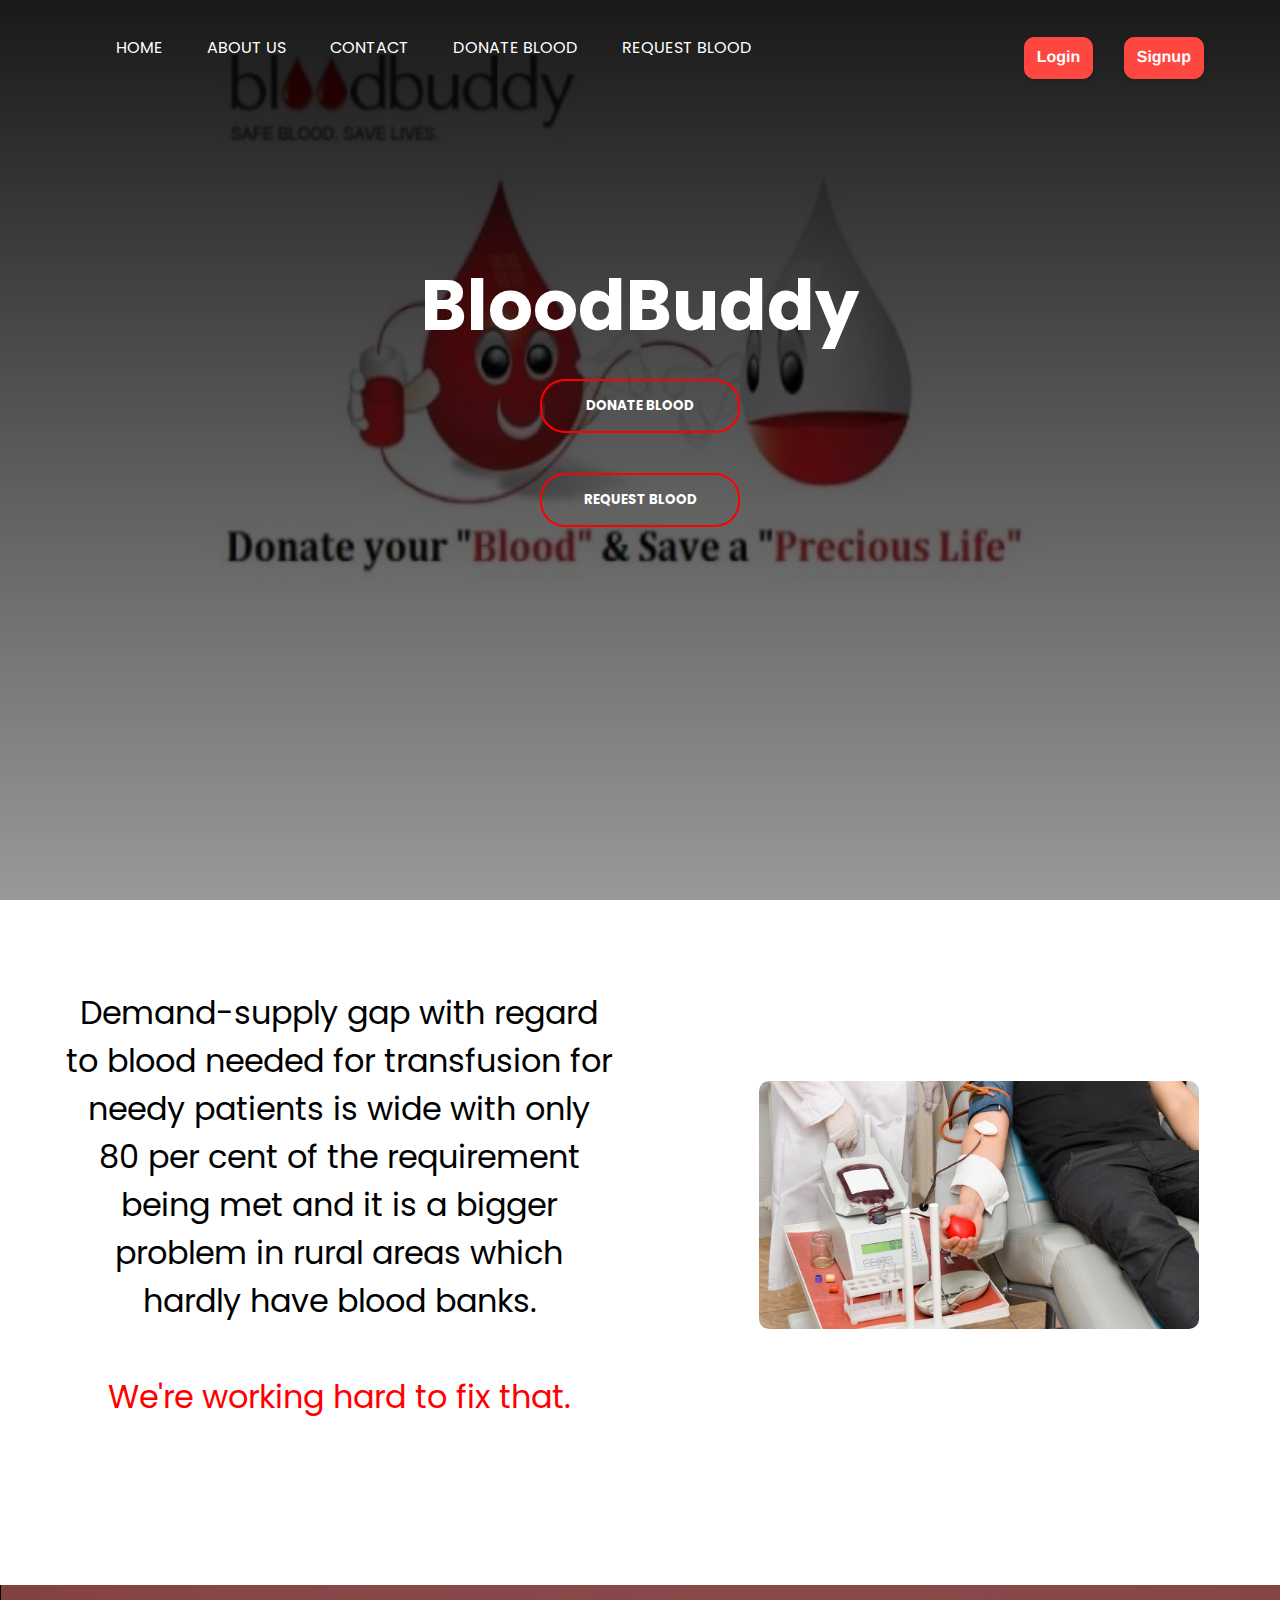
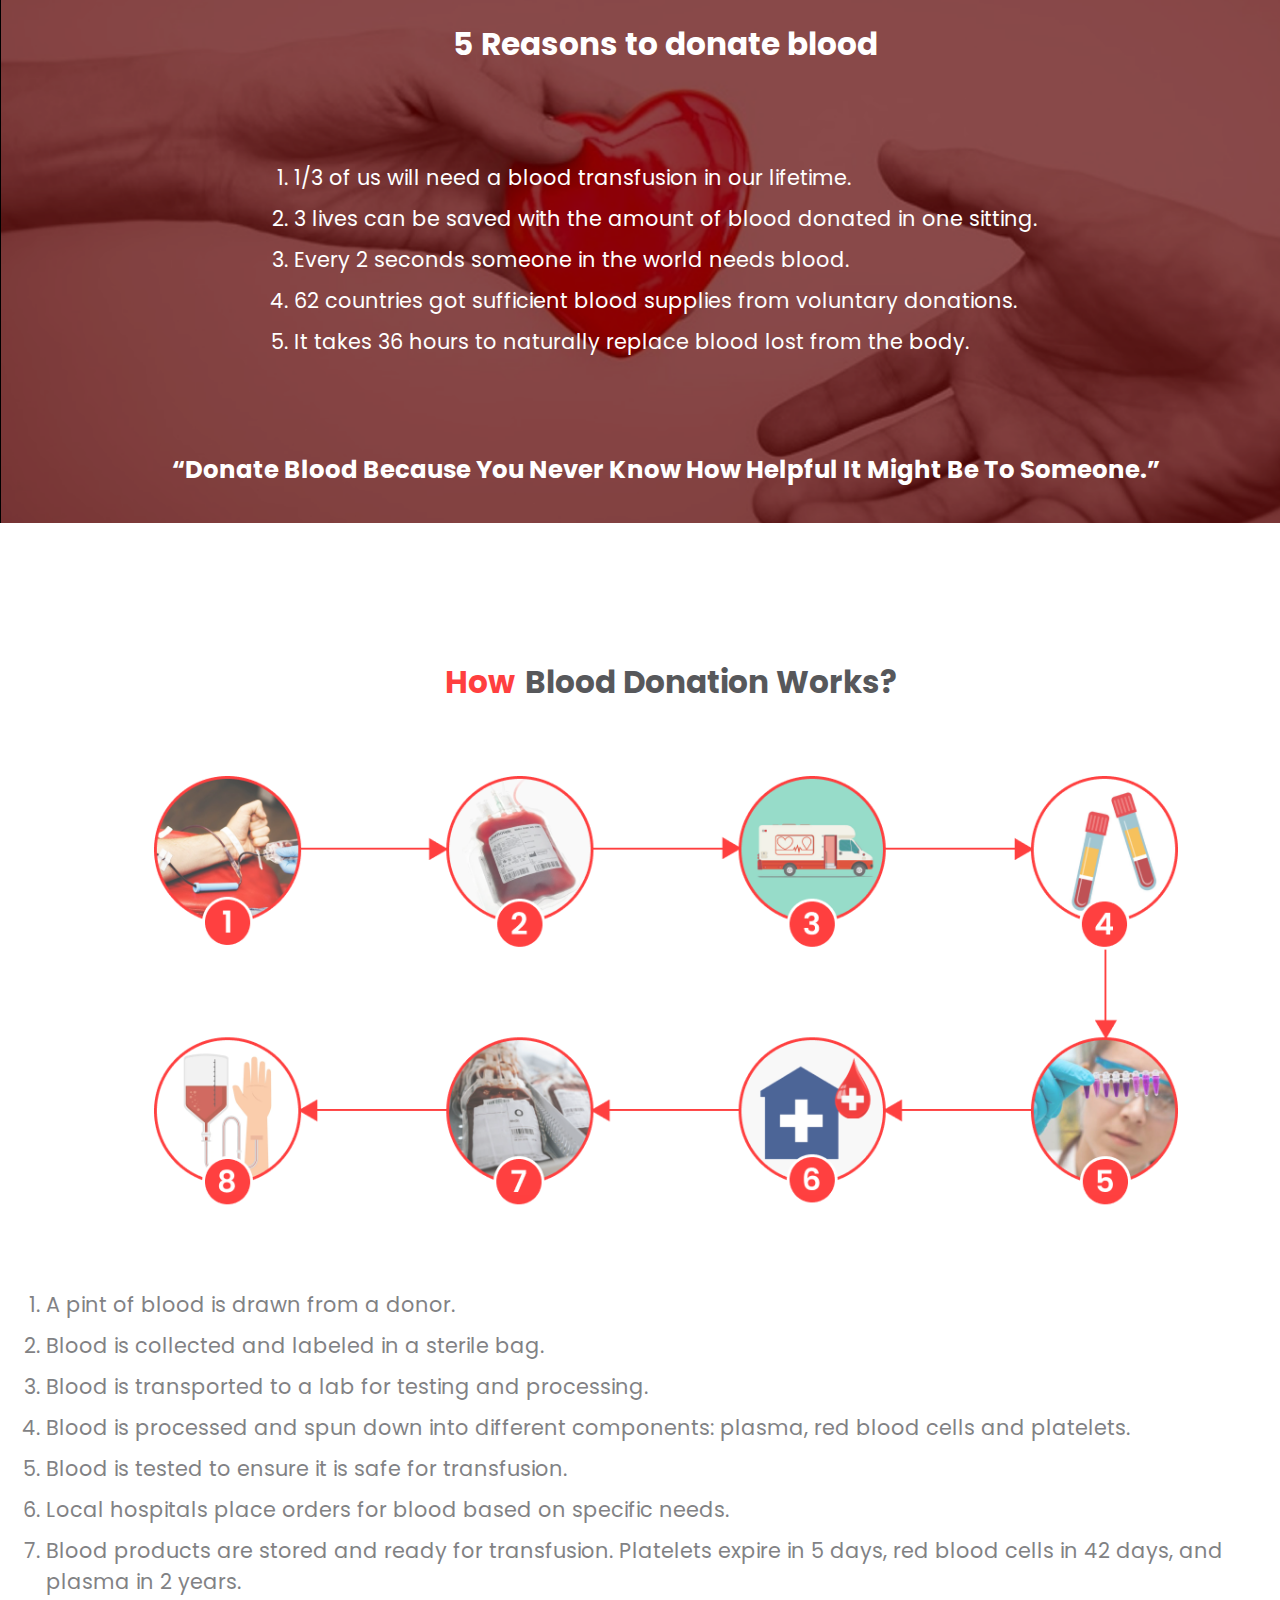
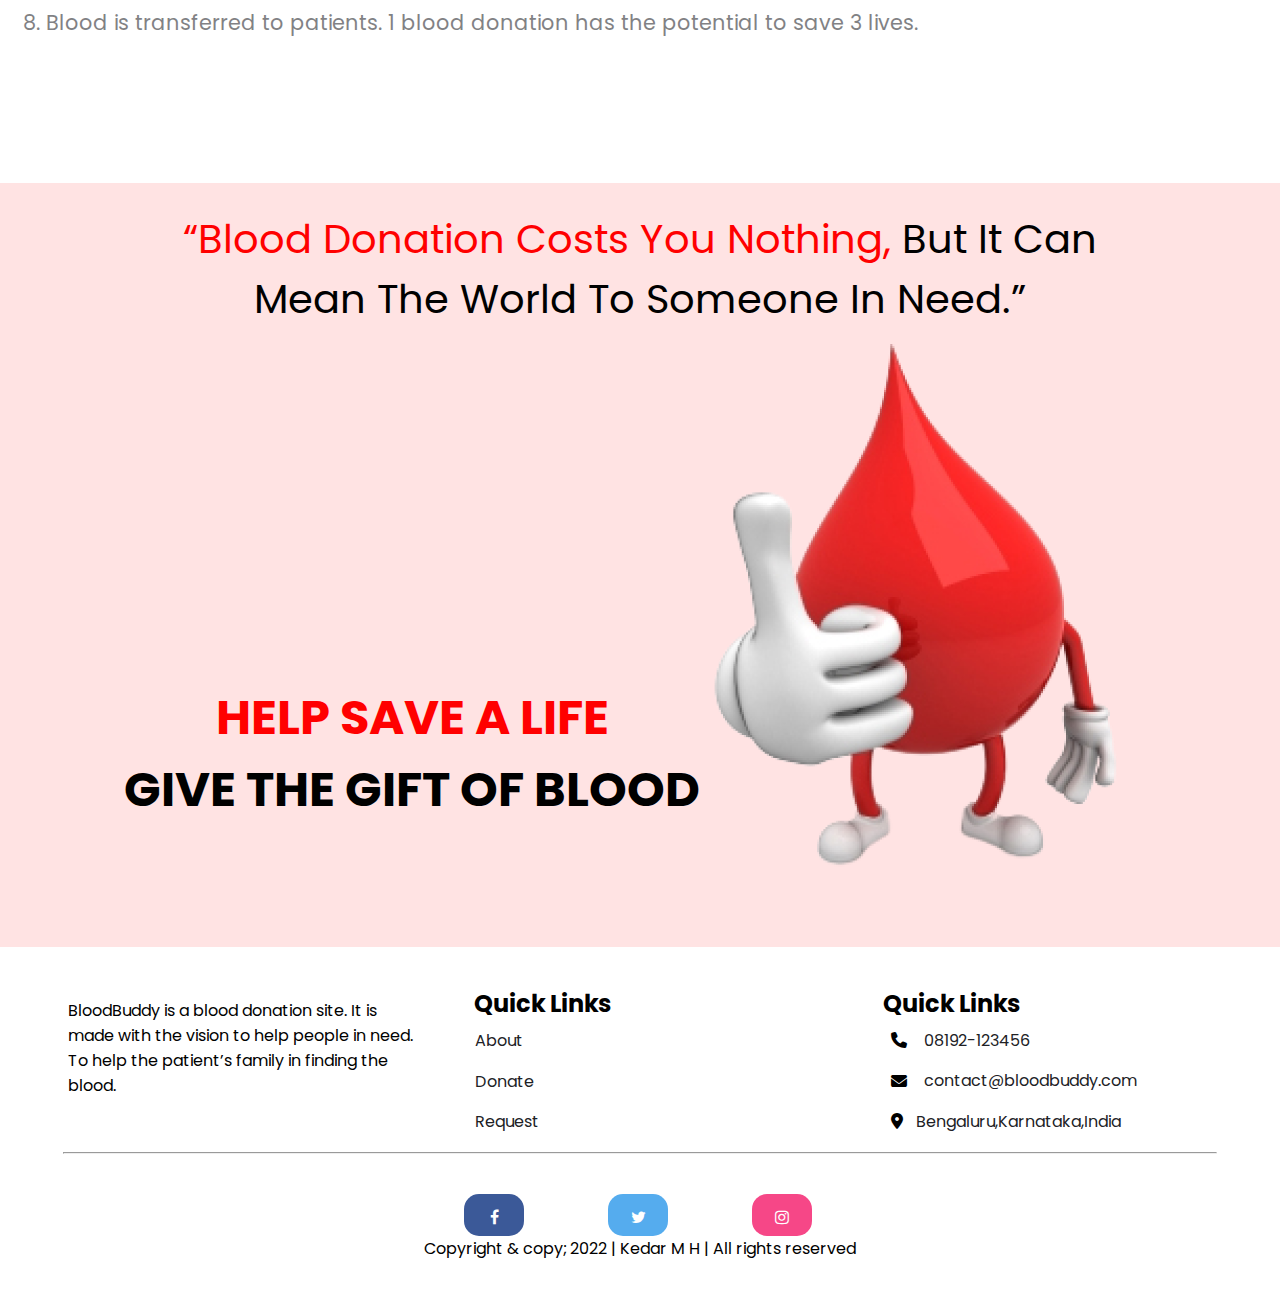
<file: index.html>
<!DOCTYPE html>
<html lang="en">
  <head>
    <meta charset="UTF-8" />
    <meta http-equiv="X-UA-Compatible" content="IE=edge" />
    <meta name="viewport" content="width=device-width, initial-scale=1.0" />
    <title>BloodBuddy</title>
    <link rel="stylesheet" href="./css/style.css" />
   

    <!-- Font Awesome CDN  -->
    <link
      rel="stylesheet"
      href="https://cdnjs.cloudflare.com/ajax/libs/font-awesome/6.2.0/css/all.min.css"
    />
    <link
      rel="stylesheet"
      href="https://cdnjs.cloudflare.com/ajax/libs/font-awesome/4.7.0/css/font-awesome.min.css"
    />
  </head>

  <body>
    <div class="banner">
      <div class="navbar">
        <ul>
          <li><a href="#">Home</a></li>
          <li><a href="html/about.html">About Us</a></li>
          <li><a href="html/contact.html">Contact</a></li>
          <li><a href="html/donate.html">Donate blood</a></li>
          <li><a href="html/request.html">Request blood</a></li>
        </ul>
        <div></div>
        <div></div>
        <div></div>
        <div></div>

        <!--  Login button  -->
        <a href="./html/login.html"
          ><button class="button-24" role="button">Login</button></a
        >
        <a href="./html/signup.html"
          ><button class="button-24" role="button">Signup</button></a
        >
      </div>

      <div class="content">
        <h1>BloodBuddy</h1>
        <!-- <p>
          “Blood Donation Is A Small Act Of Kindness That Does Great And Big
          Wonders.”
        </p> -->

        <div>
          <button
            type="button"
            onclick="location.href='html/donate.html'"
            value="click here"
          >
            <span></span><a href="html/donate.html">DONATE BLOOD</a>
          </button>

          <div class="space"></div>

          <button
            type="button"
            onclick="location.href='html/request.html'"
            value="click here"
          >
            <span></span><a href="html/request.html">REQUEST BLOOD</a>
          </button>
          <div class="space"></div>
        </div>
      </div>
    </div>
    <br />
    <div class="firstblock">
      <div class="text">
        <p>
          Demand-supply gap with regard to blood needed for transfusion for
          needy patients is wide with only 80 per cent of the requirement being
          met and it is a bigger problem in rural areas which hardly have blood
          banks.
        </p>
        <br />
        <p>
          <span>We're working hard to fix that.</span>
        </p>
      </div>

      <div class="img-container">
        <img src="./images/donate.jpg" class="donate" />
      </div>
    </div>

    <div class="reasons-to-donate">
      <h2>5 Reasons to donate blood</h2>
      <ol>
        <li>1/3 of us will need a blood transfusion in our lifetime.</li>
        <li>
          3 lives can be saved with the amount of blood donated in one sitting.
        </li>
        <li>Every 2 seconds someone in the world needs blood.</li>
        <li>
          62 countries got sufficient blood supplies from voluntary donations.
        </li>
        <li>
          It takes 36 hours to naturally replace blood lost from the body.
        </li>
      </ol>
      <h3>
        “Donate Blood Because You Never Know How Helpful It Might Be To
        Someone.”
      </h3>
    </div>

    <div class="donated-blood">
      <h2><span>How</span>Blood Donation Works?</h2>
      <img src="./images/home02.png" alt="" />
      <ol>
        <li>A pint of blood is drawn from a donor.</li>
        <li>Blood is collected and labeled in a sterile bag.</li>
        <li>Blood is transported to a lab for testing and processing.</li>
        <li>
          Blood is processed and spun down into different components: plasma,
          red blood cells and platelets.
        </li>
        <li>Blood is tested to ensure it is safe for transfusion.</li>
        <li>Local hospitals place orders for blood based on specific needs.</li>
        <li>
          Blood products are stored and ready for transfusion. Platelets expire
          in 5 days, red blood cells in 42 days, and plasma in 2 years.
        </li>
        <li>
          Blood is transferred to patients. 1 blood donation has the potential
          to save 3 lives.
        </li>
      </ol>
    </div>

    <!-- Footer section -->
    <footer>
      <div class="data">
        <div class="slogan">
          <span>“Blood Donation Costs You Nothing,</span> But It Can Mean The
          World To Someone In Need.”
        </div>
        <div class="row">
          <div class="left">
            <h2><span>HELP SAVE A LIFE</span></h2>
            <h2>GIVE THE GIFT OF BLOOD</h2>

            <div class="empty-space"><br /><br /></div>
          </div>
          <div class="right">
            <img src="./images/blood.png" alt="" />
          </div>
        </div>
      </div>
      <div class="details">
        <div class="left">
          <br />
          <p>
            BloodBuddy is a blood donation site. It is made with the vision to
            help people in need. To help the patient’s family in finding the
            blood.
          </p>
        </div>
        <div class="middle">
          <h2>Quick Links</h2>
          <a href="about.html">About</a>
          <a href="donate.html">Donate</a>
          <a href="request.html">Request</a>
        </div>

        <div class="right">
          <h2>Quick Links</h2>

          <div class="phone">
            <i class="fa-solid fa-phone"></i> &nbsp;
            <a href="tel:08192-275123">08192-123456</a>
          </div>
          <div class="email">
            <i class="fa-solid fa-envelope"></i> &nbsp;
            <a href="mailto:contact@bloodbuddy.com">contact@bloodbuddy.com </a>
          </div>
          <div class="location">
            <i class="fa-solid fa-location-dot"></i> &nbsp;<a
              href="https://goo.gl/maps/pZhPUS9JcXmoAa9i8"
              target="_blank"
              rel="noopener noreferrer"
              >Bengaluru,Karnataka,India
            </a>
          </div>
        </div>
      </div>
      <hr style="width: 90%; margin: 10px" />
      <div class="copyright" style="margin: 30px">
        <!-- Add font awesome icons -->
        <div>
          <a href="https://www.facebook.com/" class="fa fa-facebook"></a>
          <a href="https://twitter.com/" class="fa fa-twitter"></a>
          <a href="https://www.instagram.com/" class="fa fa-instagram"></a>
        </div>
        <p>Copyright & copy; 2022 | Kedar M H | All rights reserved</p>
      </div>
    </footer>
  </body>
</html>
</file>
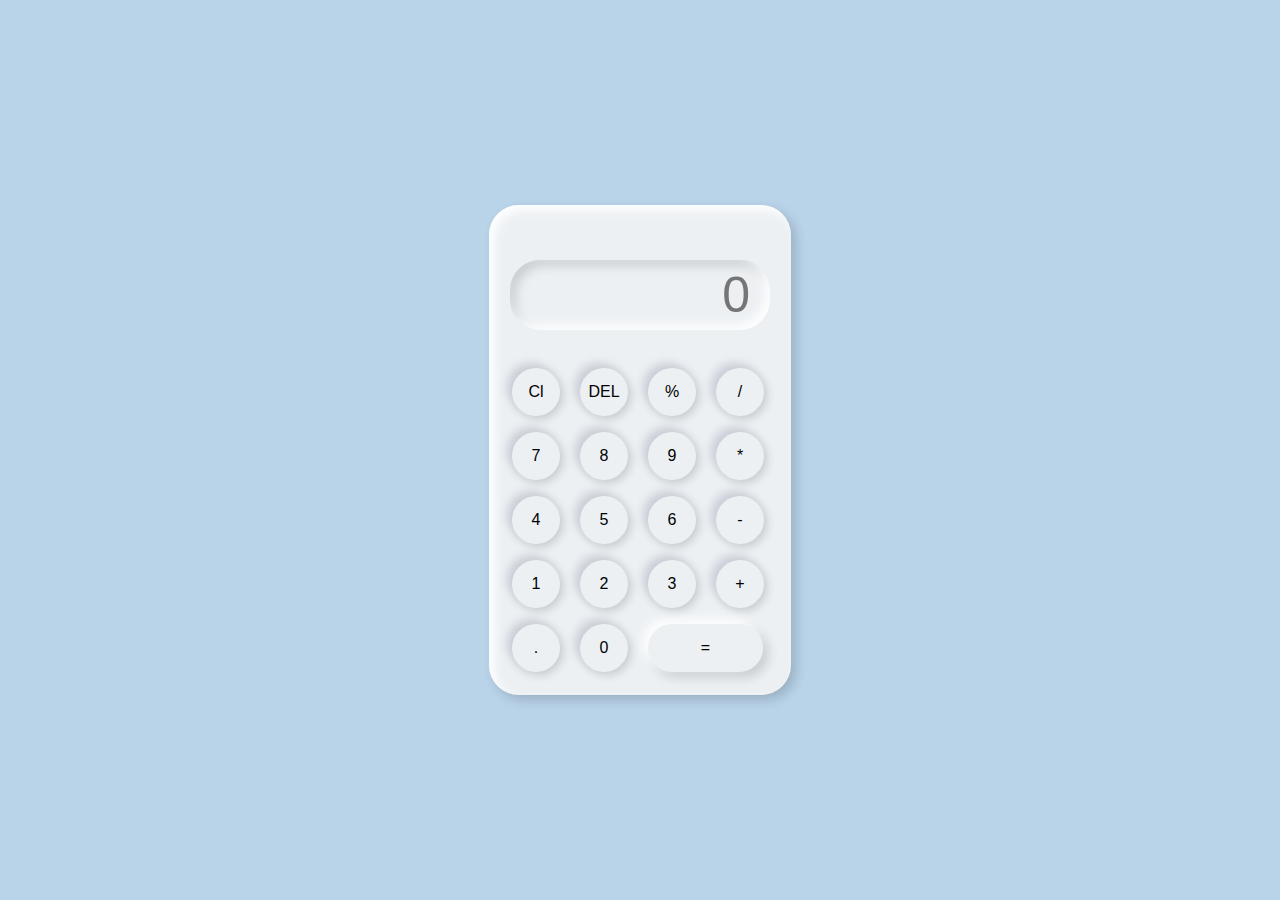
<file: Calculator app/index.html>
<!DOCTYPE html>
<html lang="en">
<head>
    <meta charset="UTF-8">
    <meta http-equiv="X-UA-Compatible" content="IE=edge">
    <meta name="viewport" content="width=device-width, initial-scale=1.0">
    <link rel="stylesheet" href="style.css">
    <title>Calculator</title>
</head>
<body>
     <div class="container">
        <div class="calculator">
            <input type="text" placeholder="0" id="output-screen">
            <button onclick="Clear()">Cl</button>
            <button onclick="del()">DEL</button>
            <button onclick="display('%')">%</button>
            <button onclick="display('/')">/</button>
            <button onclick="display('7')">7</button>
            <button onclick="display('8')">8</button>
            <button onclick="display('9')">9</button>
            <button onclick="display('*')">*</button>
            <button onclick="display('4')">4</button>
            <button onclick="display('5')">5</button>
            <button onclick="display('6')">6</button>
            <button onclick="display('-')">-</button>
            <button onclick="display('1')">1</button>
            <button onclick="display('2')">2</button>
            <button onclick="display('3')">3</button>
            <button onclick="display('+')">+</button>
            <button onclick="display('.')">.</button>
            <button onclick="display('0')">0</button>
            <button onclick="Calculate()" class="equal">=</button>
        </div>
     </div>
    
     <script src="./script.js"></script>
    
</body>
</html>
</file>
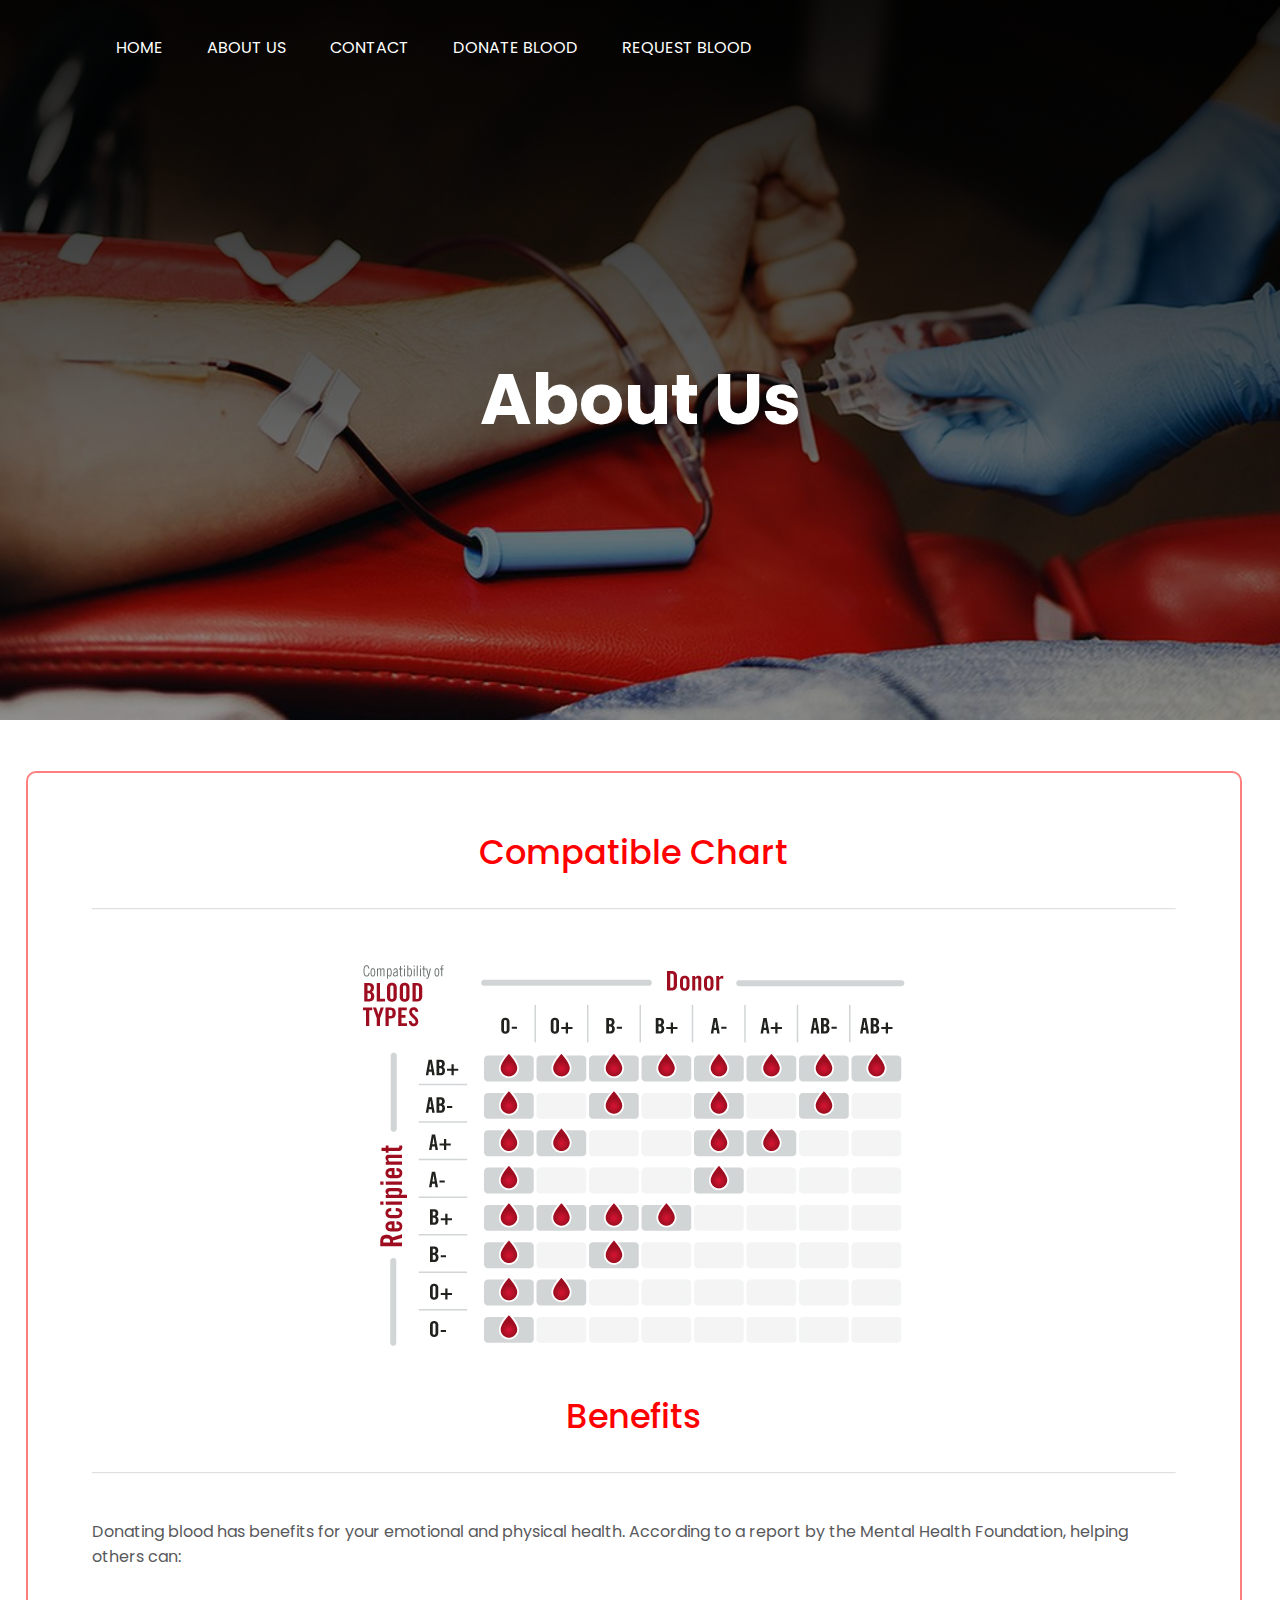
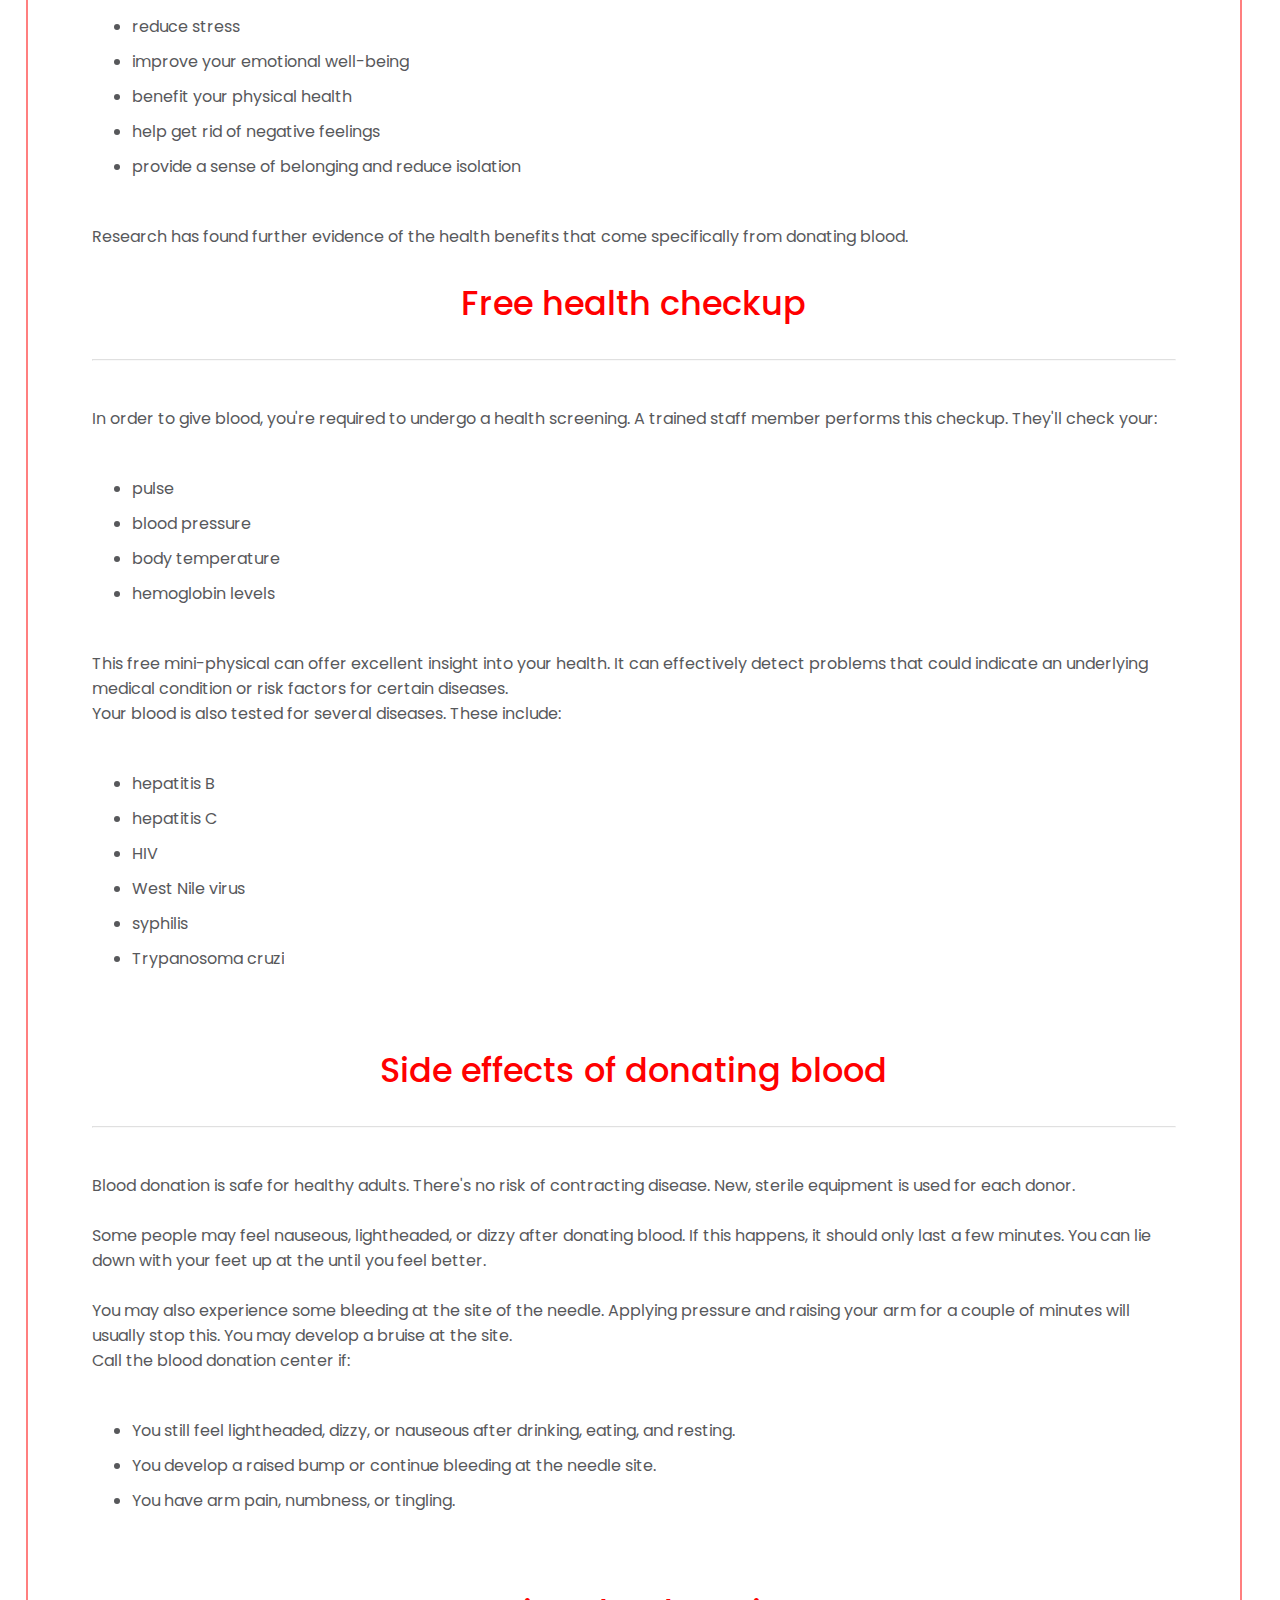
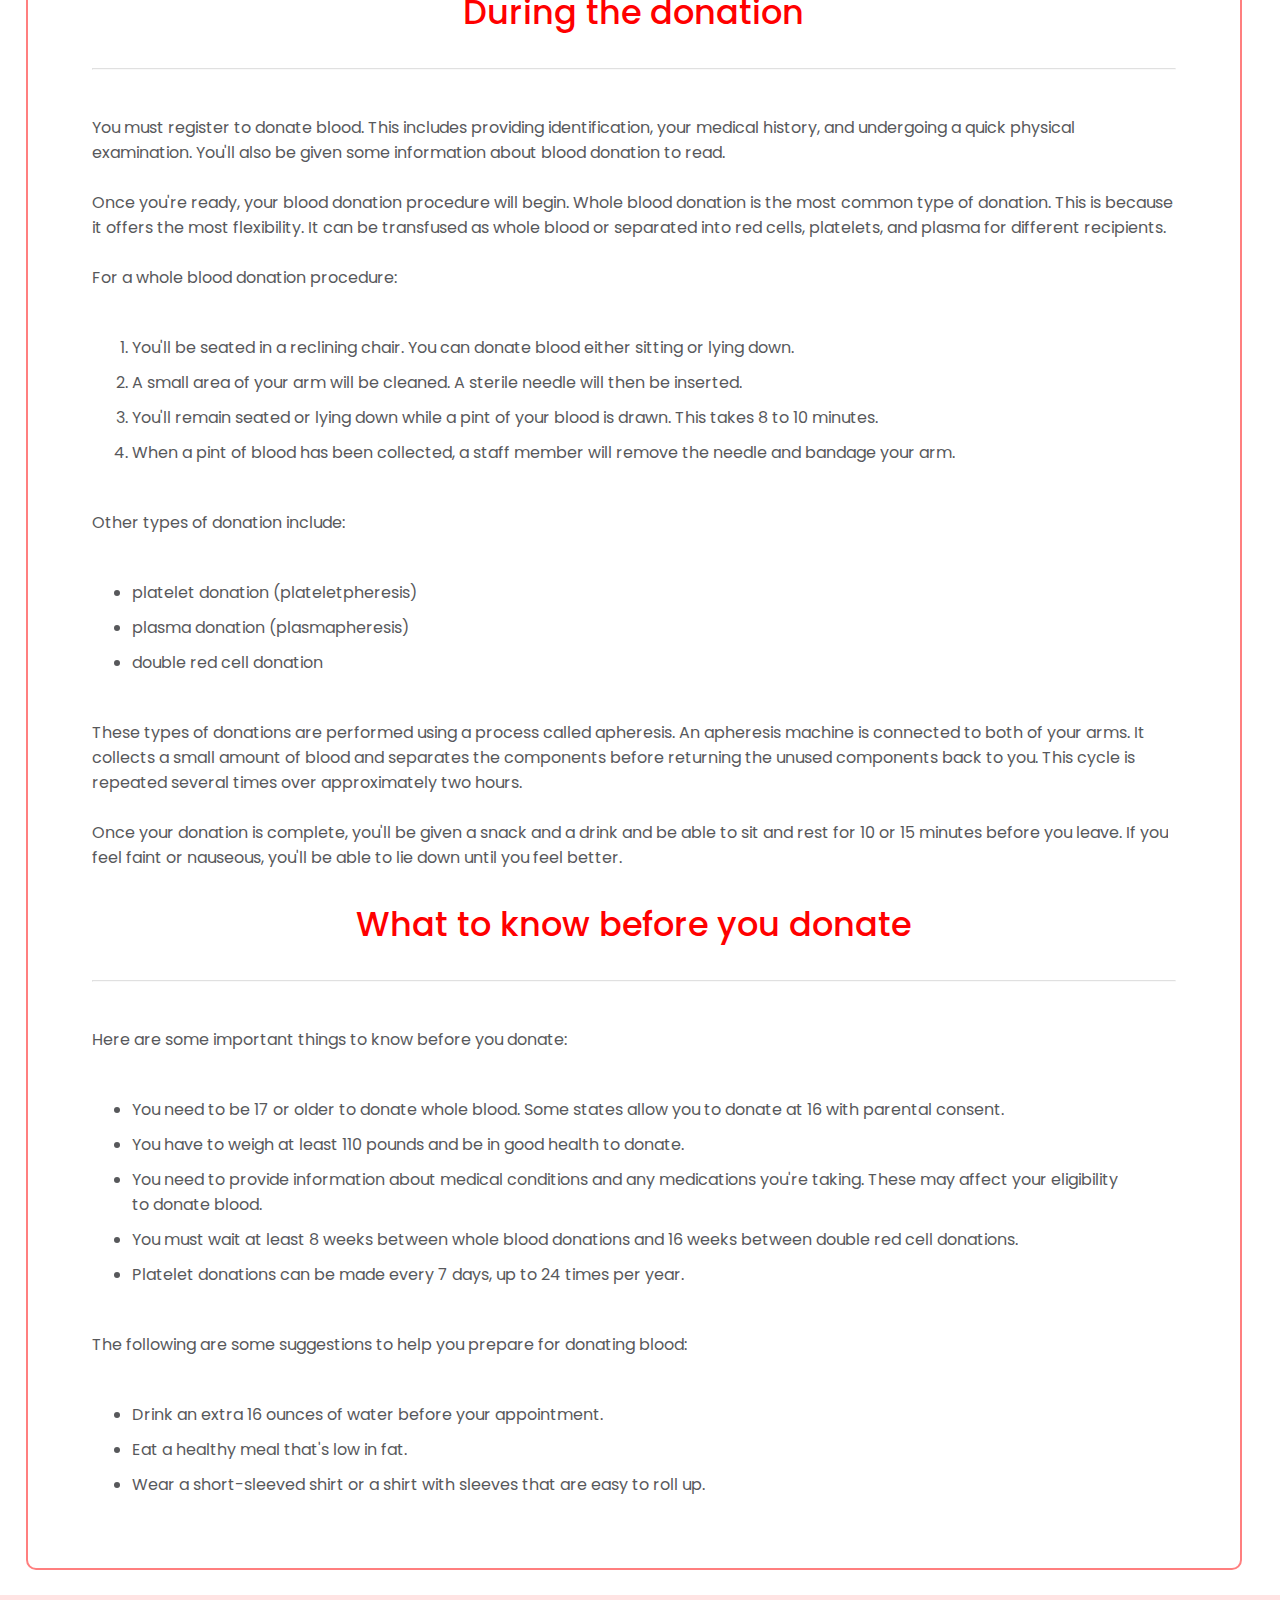
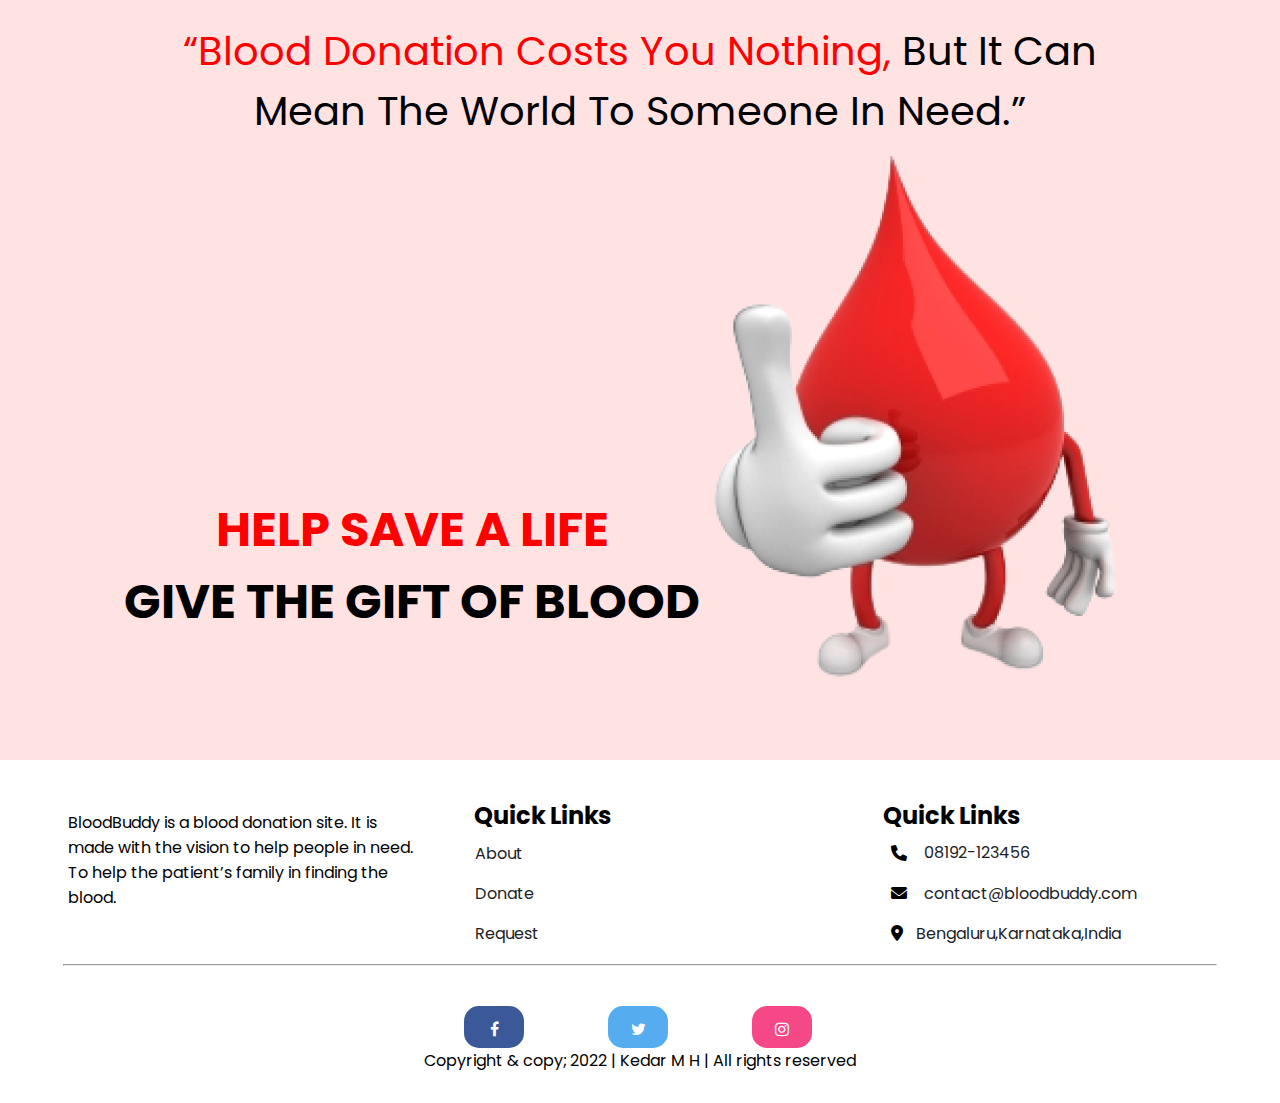
<file: html/about.html>
<!DOCTYPE html>
<html lang="en">

    <head>
        <meta charset="UTF-8" />
        <meta http-equiv="X-UA-Compatible" content="IE=edge" />
        <meta name="viewport" content="width=device-width, initial-scale=1.0" />
        <title>BloodBuddy</title>
        <link rel="stylesheet" href="../css/style.css">
        <!-- Font Awesome CDN  -->
        <link rel="stylesheet" href="https://cdnjs.cloudflare.com/ajax/libs/font-awesome/6.0.0/css/all.min.css"/>
        <link rel="stylesheet" href="https://cdnjs.cloudflare.com/ajax/libs/font-awesome/4.7.0/css/font-awesome.min.css"/>
    

 
    </head>

<body>
    <div class="banner" id="about-banner">
        <div class="navbar">
            <ul>
                <li><a href="./../index.html">Home</a></li>
                <li><a href="about.html">About Us</a></li>
                <li><a href="contact.html">Contact</a></li>
                <li><a href="donate.html">Donate blood</a></li>
                <li><a href="request.html">Request blood</a></li>
            </ul>
        </div>

        <div class="content" style="top: 40%;">
            <h1>About Us</h1>
        </div>
    </div>
    <br>
    <div class="container" id="about-container">

        <h2 class="title">Compatible Chart</h2>
        <hr />
        <div class="compatibility-chart">
            <img src="./../images/chart.jpg" class="image" />
        </div>


        <h2 class="title">Benefits</h2>
        <hr />
        <p>
            Donating blood has benefits for your emotional and physical health.
            According to a report by the Mental Health Foundation, helping others
            can:
        </p>
        <ul>
            <li>reduce stress</li>
            <li>improve your emotional well-being</li>
            <li>benefit your physical health</li>
            <li>help get rid of negative feelings</li>
            <li>provide a sense of belonging and reduce isolation</li>
        </ul>
        <p>
            Research has found further evidence of the health benefits that come
            specifically from donating blood.
        </p>

        <h2 class="title">Free health checkup</h2>
        <hr />
        <p>
            In order to give blood, you're required to undergo a health screening.
            A trained staff member performs this checkup. They'll check your:
        </p>
        <ul>
            <li>pulse</li>
            <li>blood pressure</li>
            <li>body temperature</li>
            <li>hemoglobin levels</li>
        </ul>
        <p>
            This free mini-physical can offer excellent insight into your health.
            It can effectively detect problems that could indicate an underlying
            medical condition or risk factors for certain diseases.
        </p>

        <p>Your blood is also tested for several diseases. These include:</p>
        <ul>
            <li>hepatitis B</li>
            <li>hepatitis C</li>
            <li>HIV</li>
            <li>West Nile virus</li>
            <li>syphilis</li>
            <li>Trypanosoma cruzi</li>
        </ul>
        <h2 class="title">Side effects of donating blood</h2>
        <hr />
        <p>
            Blood donation is safe for healthy adults. There's no risk of
            contracting disease. New, sterile equipment is used for each donor.
            <br /><br />
            Some people may feel nauseous, lightheaded, or dizzy after donating
            blood. If this happens, it should only last a few minutes. You can lie
            down with your feet up at the until you feel better.
            <br /><br />
            You may also experience some bleeding at the site of the needle.
            Applying pressure and raising your arm for a couple of minutes will
            usually stop this. You may develop a bruise at the site.
            <br />
            Call the blood donation center if:
        </p>
        <ul>
            <li>
                You still feel lightheaded, dizzy, or nauseous after drinking,
                eating, and resting.
            </li>
            <li>
                You develop a raised bump or continue bleeding at the needle site.
            </li>
            <li>You have arm pain, numbness, or tingling.</li>
        </ul>

        <h2 class="title">During the donation</h2>
        <hr />
        <p>
            You must register to donate blood. This includes providing
            identification, your medical history, and undergoing a quick physical
            examination. You'll also be given some information about blood
            donation to read. <br /><br />
            Once you're ready, your blood donation procedure will begin. Whole
            blood donation is the most common type of donation. This is because it
            offers the most flexibility. It can be transfused as whole blood or
            separated into red cells, platelets, and plasma for different
            recipients.
            <br /><br />
            For a whole blood donation procedure:
        </p>
        <ol>
            <li>
                You'll be seated in a reclining chair. You can donate blood either
                sitting or lying down.
            </li>
            <li>
                A small area of your arm will be cleaned. A sterile needle will then
                be inserted.
            </li>
            <li>
                You'll remain seated or lying down while a pint of your blood is
                drawn. This takes 8 to 10 minutes.
            </li>
            <li>
                When a pint of blood has been collected, a staff member will remove
                the needle and bandage your arm.
            </li>
        </ol>
        <p>
            Other types of donation include:
            <br />
        </p>

        <ul>
            <li>platelet donation (plateletpheresis)</li>
            <li>plasma donation (plasmapheresis)</li>
            <li>double red cell donation</li>
        </ul>
        <p>
            These types of donations are performed using a process called
            apheresis. An apheresis machine is connected to both of your arms. It
            collects a small amount of blood and separates the components before
            returning the unused components back to you. This cycle is repeated
            several times over approximately two hours. <br /><br />
            Once your donation is complete, you'll be given a snack and a drink
            and be able to sit and rest for 10 or 15 minutes before you leave. If
            you feel faint or nauseous, you'll be able to lie down until you feel
            better.
        </p>

        <h2 class="title">What to know before you donate</h2>
        <hr />
        <p>Here are some important things to know before you donate:</p>
        <ul>
            <li>
                You need to be 17 or older to donate whole blood. Some states allow
                you to donate at 16 with parental consent.
            </li>
            <li>
                You have to weigh at least 110 pounds and be in good health to
                donate.
            </li>
            <li>
                You need to provide information about medical conditions and any
                medications you're taking. These may affect your eligibility to
                donate blood.
            </li>
            <li>
                You must wait at least 8 weeks between whole blood donations and 16
                weeks between double red cell donations.
            </li>
            <li>
                Platelet donations can be made every 7 days, up to 24 times per
                year.
            </li>
        </ul>
        <p>
            The following are some suggestions to help you prepare for donating
            blood:
        </p>
        <ul>
            <li>Drink an extra 16 ounces of water before your appointment.</li>
            <li>Eat a healthy meal that's low in fat.</li>
            <li>
                Wear a short-sleeved shirt or a shirt with sleeves that are easy to
                roll up.
            </li>
        </ul>

    </div>

  <!-- Footer section -->
  <footer>
    <div class="data">
      <div class="slogan">
        <span>“Blood Donation Costs You Nothing,</span> But It Can Mean The
        World To Someone In Need.”
      </div>
      <div class="row">
        <div class="left">
          <h2><span>HELP SAVE A LIFE</span></h2>
          <h2>GIVE THE GIFT OF BLOOD</h2>

          <div class="empty-space"><br /><br /></div>
        </div>
        <div class="right">
          <img src="../images/blood.png" alt="" />
        </div>
      </div>
    </div>
    <div class="details">
      <div class="left">
        <br>
        <p>
          BloodBuddy is a blood donation site. It is made with the vision to help people in need. To help the patient’s family in finding the blood.
        </p>
      </div>
      <div class="middle">
        <h2>Quick Links</h2>
        <a href="about.html">About</a>
        <a href="donate.html">Donate</a>
        <a href="request.html">Request</a>
      </div>

      <div class="right">
        <h2>Quick Links</h2>

        <div class="phone">
          <i class="fa-solid fa-phone"></i> &nbsp; <a href="tel:08192-275123">08192-123456</a>
        </div>
        <div class="email">
          <i class="fa-solid fa-envelope"></i> &nbsp; <a href="mailto:contact@bloodbuddy.com">contact@bloodbuddy.com </a>
        </div>
        <div class="location">
          <i class="fa-solid fa-location-dot"></i> &nbsp;<a href="https://goo.gl/maps/pZhPUS9JcXmoAa9i8" target="_blank" rel="noopener noreferrer">Bengaluru,Karnataka,India </a>
        </div>
      </div>
    </div>
    <hr style="width: 90%; margin: 10px" />
    <div class="copyright" style="margin: 30px">
         <!-- Add font awesome icons -->
        <div >
            <a href="https://www.facebook.com/" class="fa fa-facebook"></a>
            <a href="https://twitter.com/" class="fa fa-twitter"></a>
            <a href="https://www.instagram.com/" class="fa fa-instagram"></a>
        </div>
      <p>Copyright & copy; 2022 | Kedar M H | All rights reserved</p>
    </div>
  </footer>

</body>
</file>
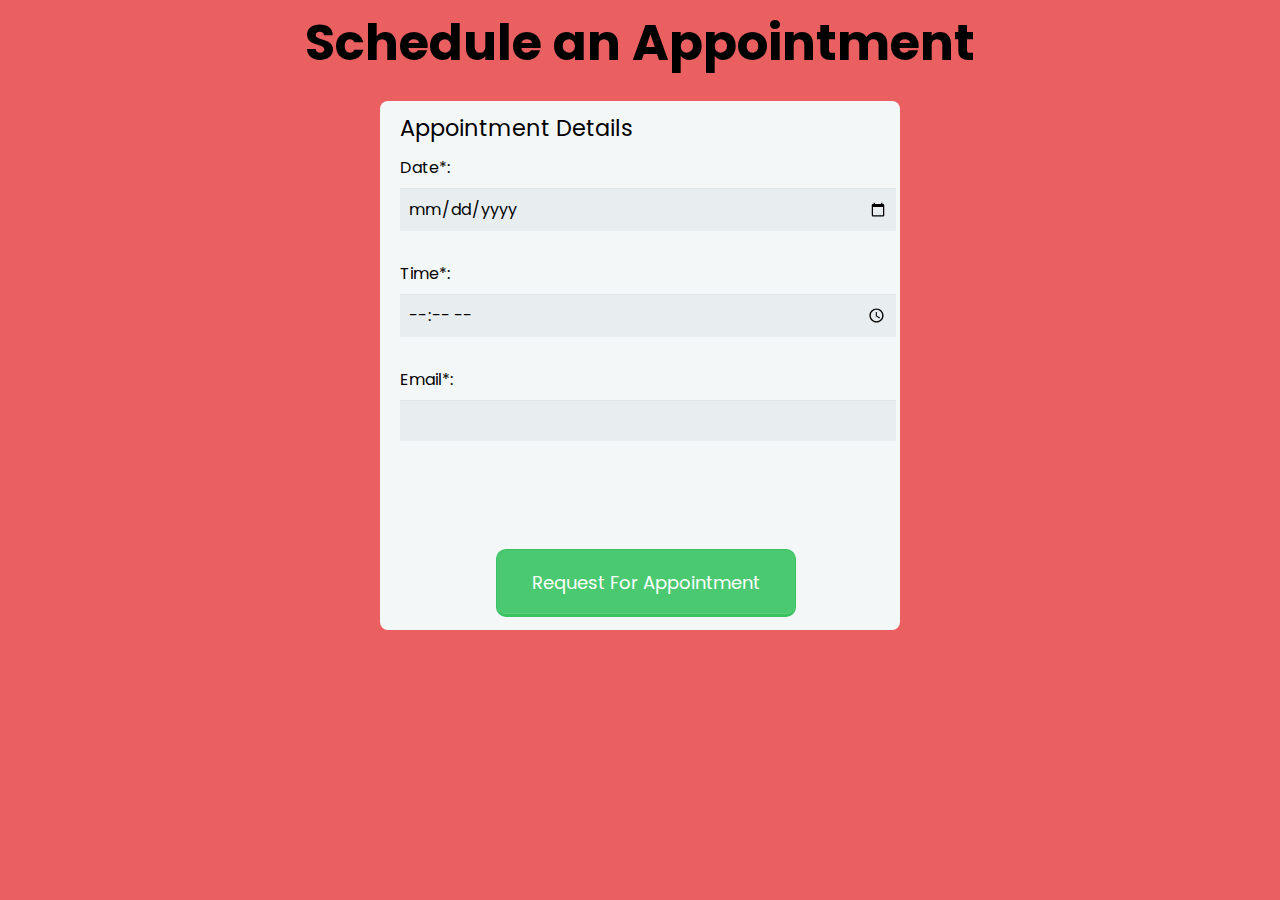
<file: html/appointment.html>
<!DOCTYPE html>
<html lang="en">

<head>
        <meta charset="UTF-8">
        <meta http-equiv="X-UA-Compatible" content="IE=edge">
        <meta name="viewport" content="width=device-width, initial-scale=1.0">
        <script type="text/javascript" src="https://github.com/rubyeffect/easy_fill/tree/master/lib/easy_fill-0.0.1.min.js"></script>
        <title>BloodBuddy.com</title>
        <link rel="stylesheet" href="../css/appointment.css">
        <link rel="stylesheet" href="../css/style.css">
   
         <!-- Font Awesome CDN  -->
        <link rel="stylesheet" href="https://cdnjs.cloudflare.com/ajax/libs/font-awesome/6.0.0/css/all.min.css">
        <link rel="stylesheet" href="https://cdnjs.cloudflare.com/ajax/libs/font-awesome/4.7.0/css/font-awesome.min.css"/>

</head>

<body>
    <div id="container">
       <div id="body_header">
         <h1>Schedule an Appointment</h1>
       </div>
        <form action = "../index.html"  method="post">
  
            <fieldset>
            <legend>Appointment Details</legend>
            
            <label for="date">Date*:</label>
            <input type="date" name="date" id="date" value="" required></input>
            <br>
            <label for="time">Time*:</label>
            <input type="time" name="time" id="time" value="" required></input>
            <br>
            <label for="email">Email*:</label>
            <input type="email" name="email" id="donoremail" value="" required></input>
            <br>
            </fieldset>
            <button type="submit" onclick="sendAppointmentEmail()">Request For Appointment</button>
        </form>  
           
    </div>
    <br><br>
      
    <script src="https://smtpjs.com/v3/smtp.js"></script>

    <script src="../appointment.js"></script>



  </body>

</html>
</file>
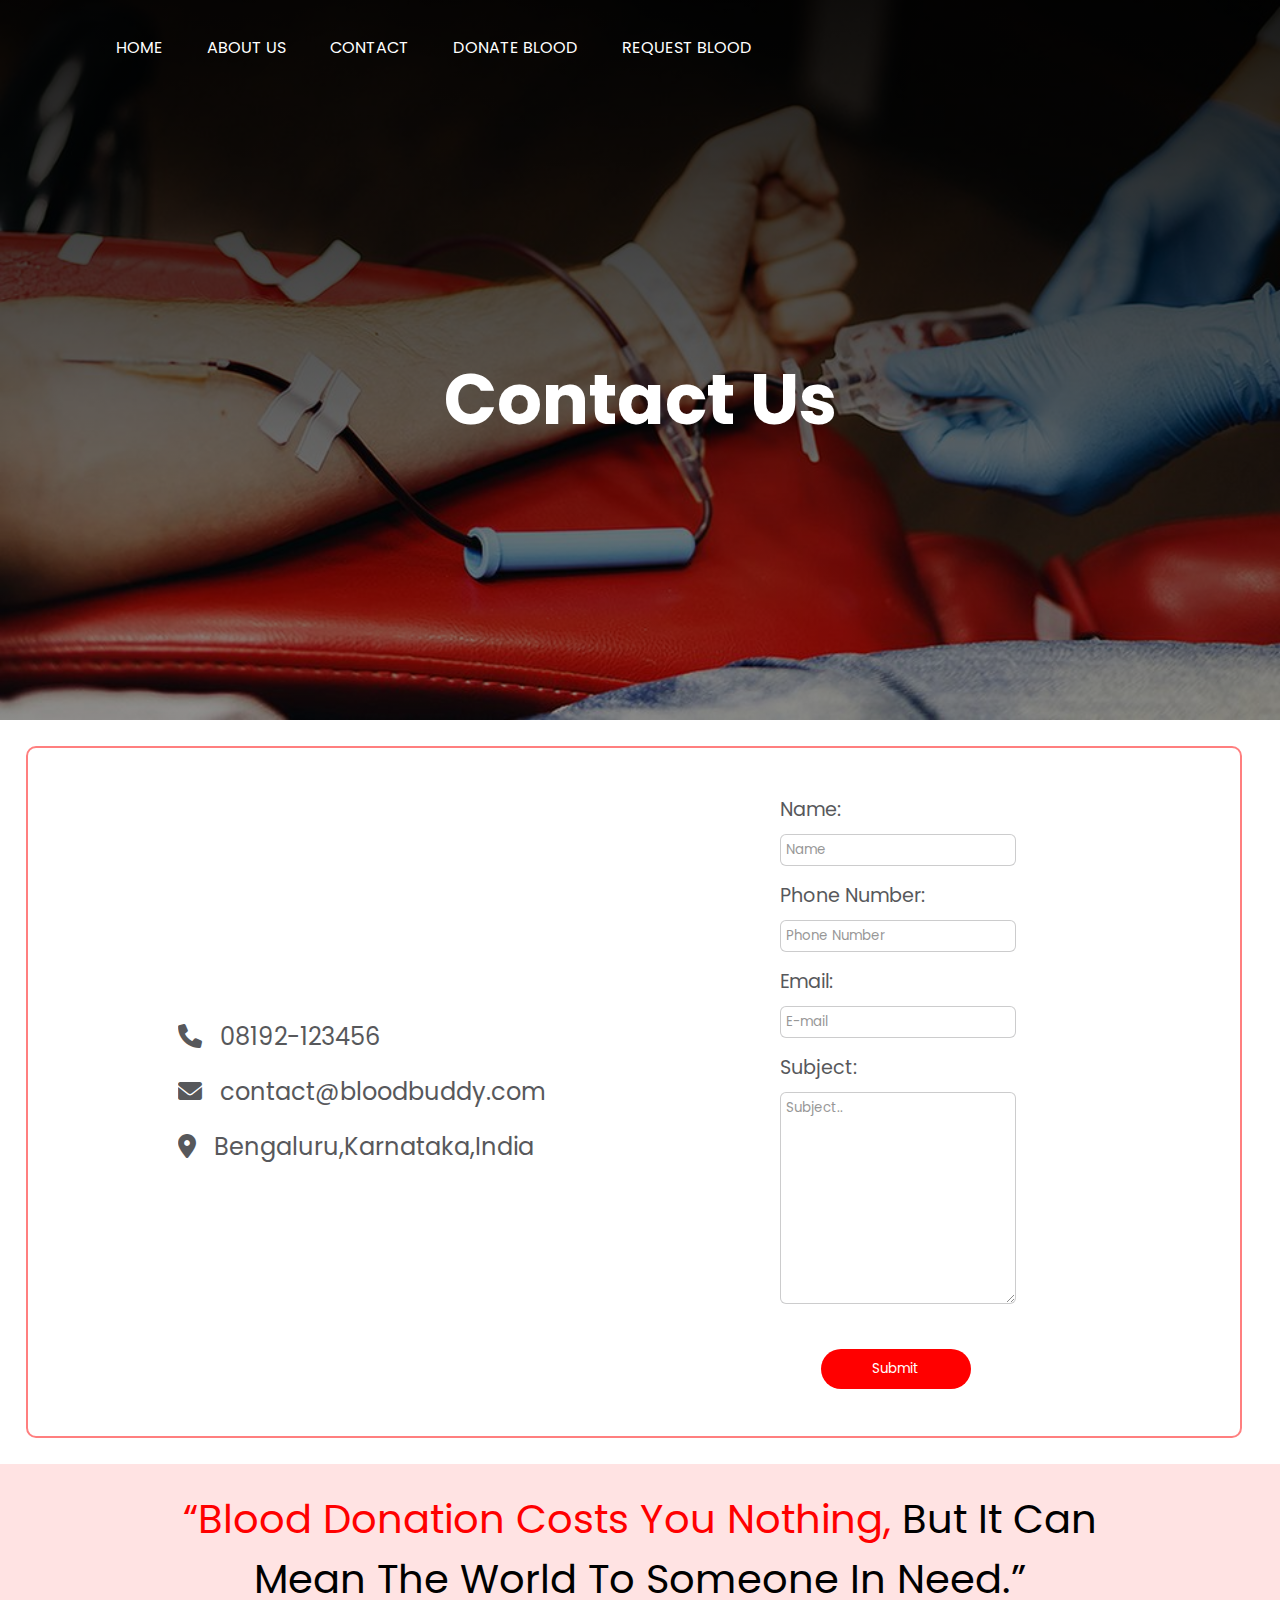
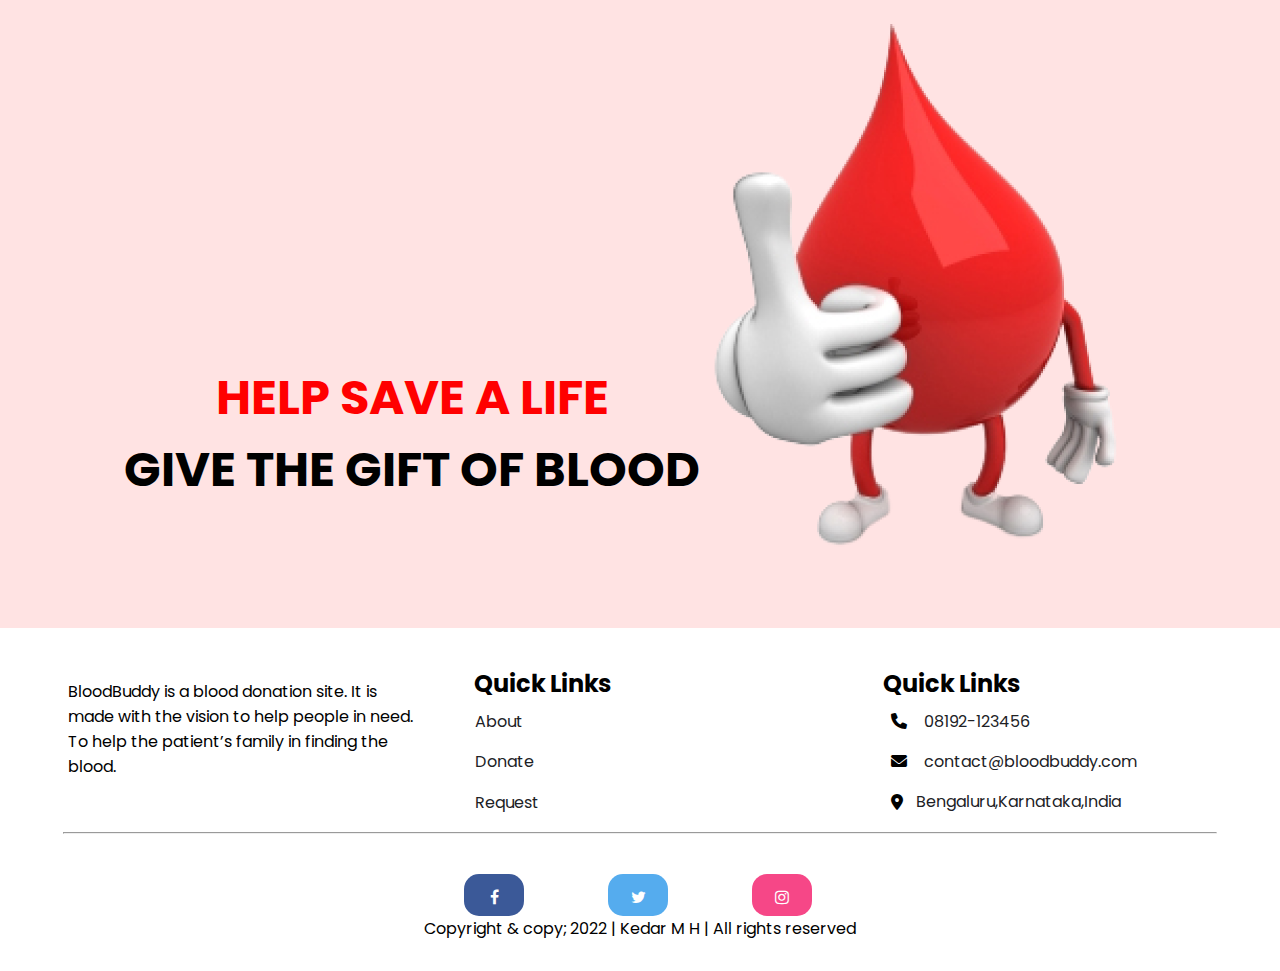
<file: html/contact.html>
<!DOCTYPE html>
<html lang="en">

<head>
        <meta charset="UTF-8">
        <meta http-equiv="X-UA-Compatible" content="IE=edge">
        <meta name="viewport" content="width=device-width, initial-scale=1.0">
        <title>BloodBuddy</title>
        <link rel="stylesheet" href="../css/style.css">
         <!-- Font Awesome CDN  -->
        <link rel="stylesheet" href="https://cdnjs.cloudflare.com/ajax/libs/font-awesome/6.0.0/css/all.min.css">
        <link rel="stylesheet" href="https://cdnjs.cloudflare.com/ajax/libs/font-awesome/4.7.0/css/font-awesome.min.css"/>

</head>

<body>
    <div class="banner" id="contact-banner">
        <div class="navbar">
            <ul>
                <li><a href="./../index.html">Home</a></li>
                <li><a href="about.html">About Us</a></li>
                <li><a href="contact.html">Contact</a></li>
                <li><a href="donate.html">Donate blood</a></li>
                <li><a href="request.html">Request blood</a></li>
            </ul>
        </div>


        <!-- Contact form -->
        <div class="content" >
            <h1>Contact Us</h1>
        </div>
    </div>
    <div class="contact-us-content">
        <div class="left-items">
            <div class="details">
                <div class="phone">
                    <i class="fa-solid fa-phone"></i> &nbsp; <a href="tel:08192-275123">08192-123456</a>
                </div>
                <div class="email">
                    <i class="fa-solid fa-envelope"></i> &nbsp; 
                    <a href="mailto:contact@bloodbuddy.com">contact@bloodbuddy.com </a>
                </div>
                <div class="location">
                    <i class="fa-solid fa-location-dot"></i> &nbsp; <a href="https://goo.gl/maps/pZhPUS9JcXmoAa9i8"
                        target="_blank" rel="noopener noreferrer">Bengaluru,Karnataka,India</a>
                </div>
            </div>
        </div>
        <div class="right-items">
            <form action="">
                <label for="name">Name:</label>
                <input type="text" id="name" name="name" autocomplete="name" required placeholder="Name">
                <label for="phone">Phone Number:</label>
                <input type="tel" id="phone" name="phone" autocomplete="mobile" required placeholder="Phone Number">
                <label for="email">Email:</label>
                <input type="email" id="email" name="email" autocomplete="email" required placeholder="E-mail">
                <label for="subject">Subject:</label>
                <textarea name="subject" id="subject" cols="30" rows="10" required placeholder="Subject.."></textarea>
                <button type="submit">Submit</button>
            </form>
        </div>
    </div>
    
     <!-- Footer section -->
  <footer>
    <div class="data">
      <div class="slogan">
        <span>“Blood Donation Costs You Nothing,</span> But It Can Mean The
        World To Someone In Need.”
      </div>
      <div class="row">
        <div class="left">
          <h2><span>HELP SAVE A LIFE</span></h2>
          <h2>GIVE THE GIFT OF BLOOD</h2>

          <div class="empty-space"><br /><br /></div>
        </div>
        <div class="right">
          <img src="../images/blood.png" alt="" />
        </div>
      </div>
    </div>
    <div class="details">
      <div class="left">
        <br>
        <p>
          BloodBuddy is a blood donation site. It is made with the vision to help people in need. To help the patient’s family in finding the blood.
        </p>
      </div>
      <div class="middle">
        <h2>Quick Links</h2>
        <a href="about.html">About</a>
        <a href="donate.html">Donate</a>
        <a href="request.html">Request</a>
      </div>

      <div class="right">
        <h2>Quick Links</h2>

        <div class="phone">
          <i class="fa-solid fa-phone"></i> &nbsp; <a href="tel:08192-275123">08192-123456</a>
        </div>
        <div class="email">
          <i class="fa-solid fa-envelope"></i> &nbsp; <a href="mailto:contact@bloodbuddy.com">contact@bloodbuddy.com </a>
        </div>
        <div class="location">
          <i class="fa-solid fa-location-dot"></i> &nbsp;<a href="https://goo.gl/maps/pZhPUS9JcXmoAa9i8" target="_blank" rel="noopener noreferrer">Bengaluru,Karnataka,India </a>
        </div>
      </div>
    </div>
    <hr style="width: 90%; margin: 10px" />
    <div class="copyright" style="margin: 30px">
         <!-- Add font awesome icons -->
        <div >
            <a href="https://www.facebook.com/" class="fa fa-facebook"></a>
            <a href="https://twitter.com/" class="fa fa-twitter"></a>
            <a href="https://www.instagram.com/" class="fa fa-instagram"></a>
        </div>
      <p>Copyright & copy; 2022 | Kedar M H | All rights reserved</p>
    </div>
  </footer>
</body>
</file>
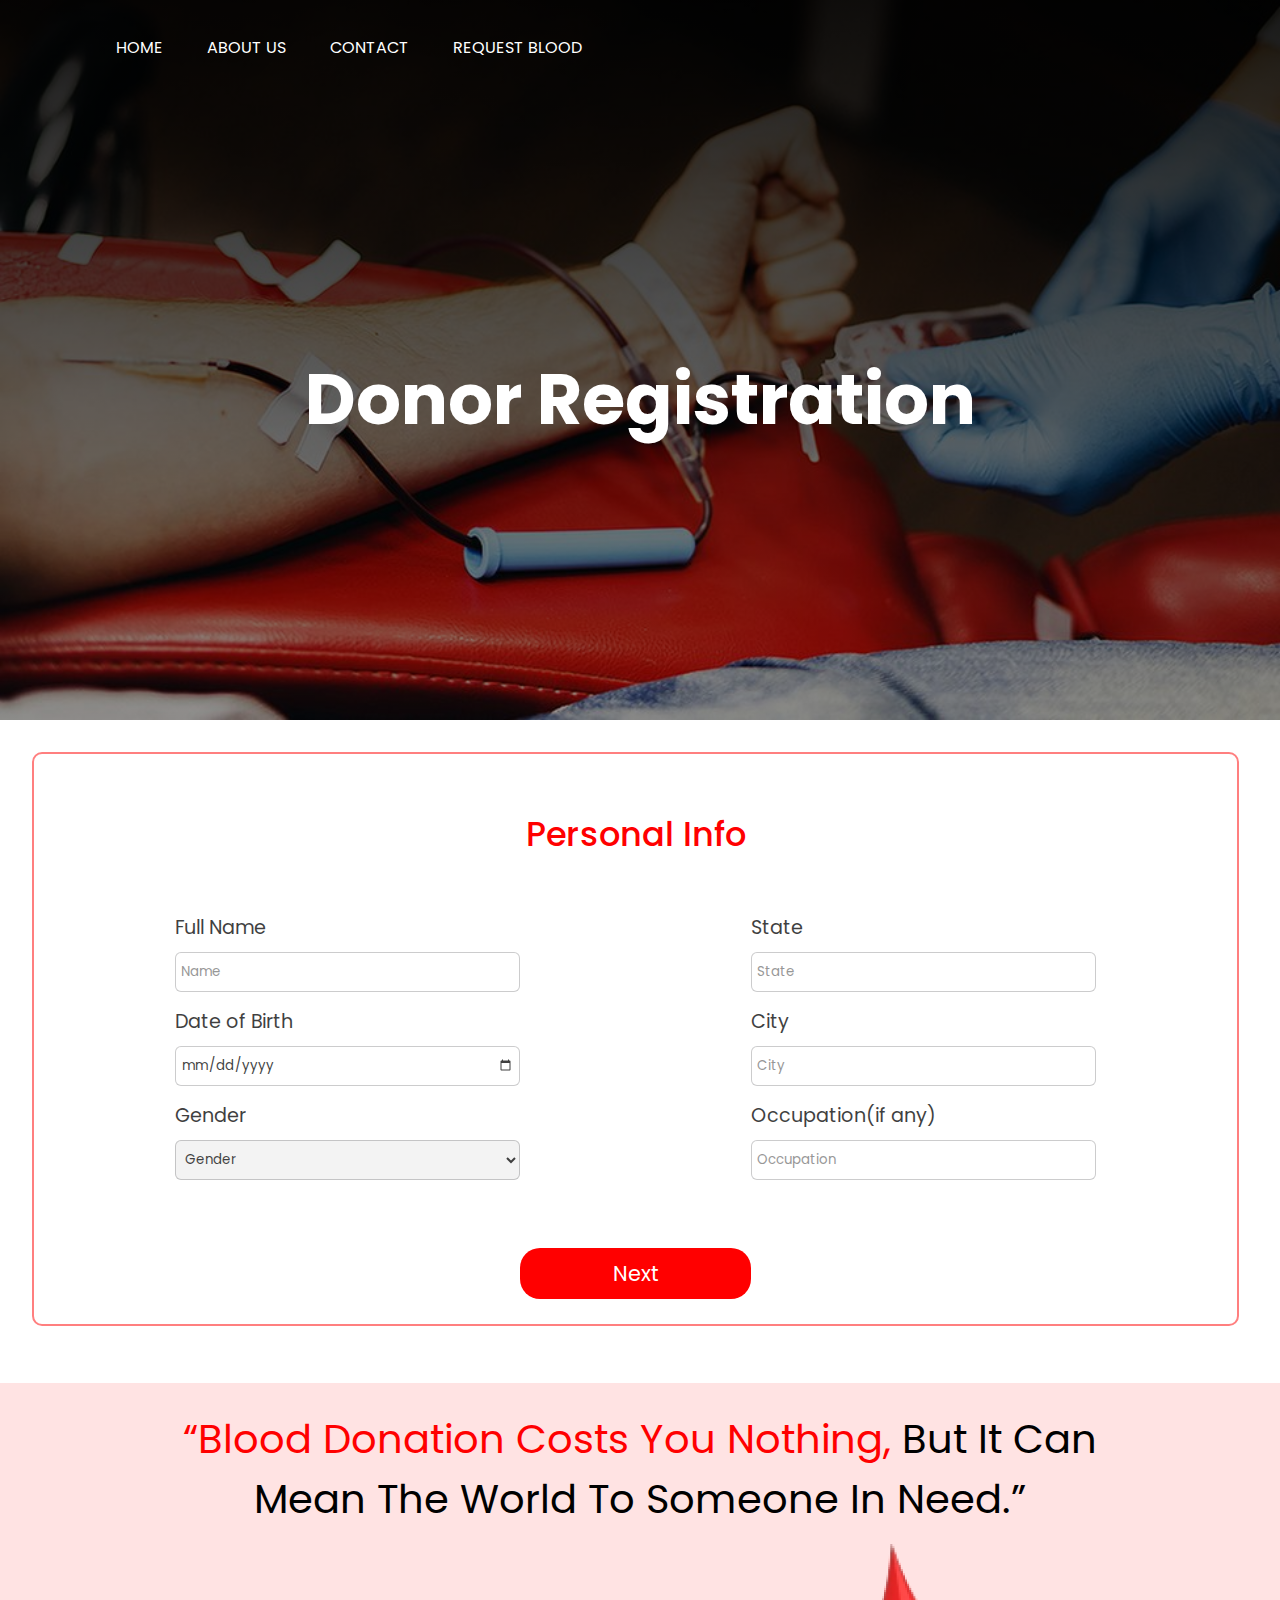
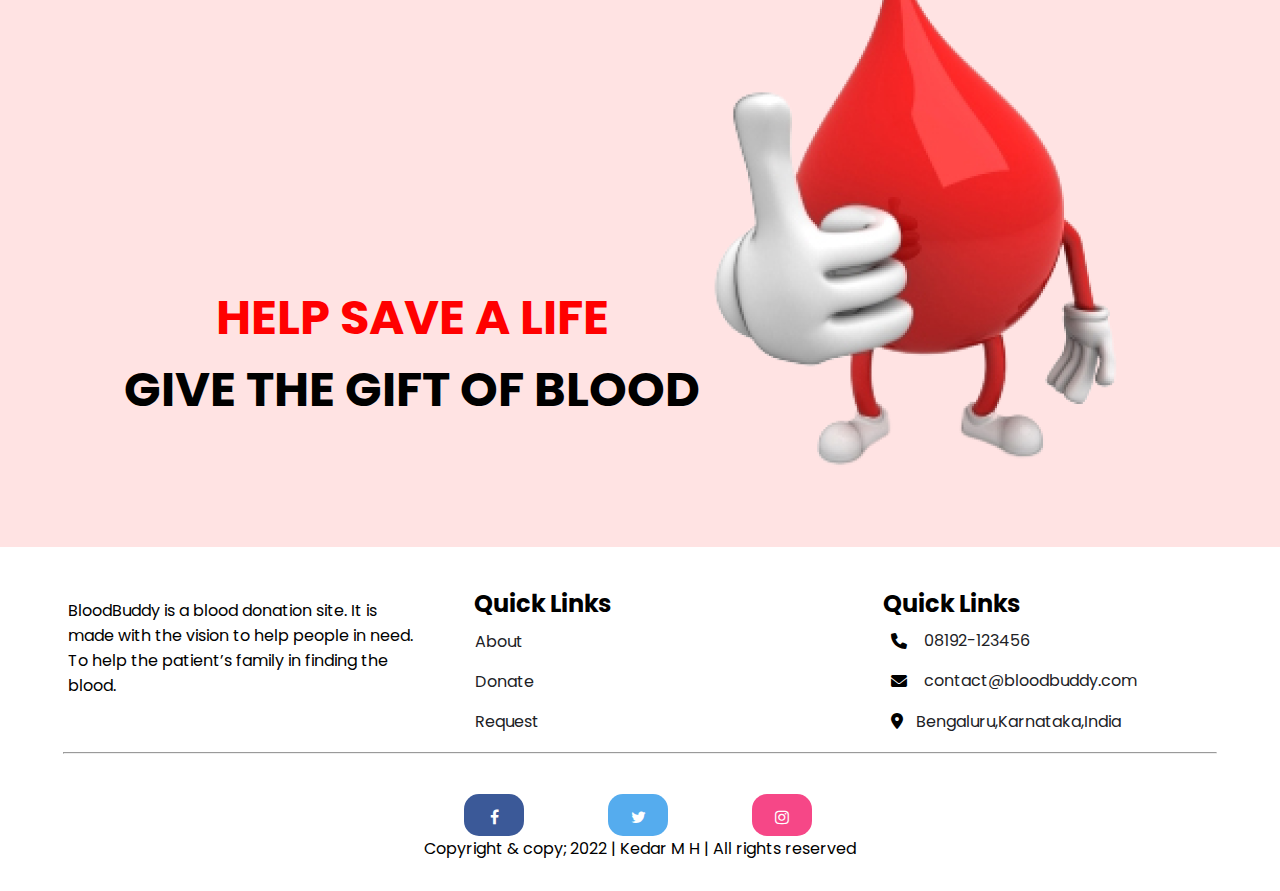
<file: html/donate.html>
<!DOCTYPE html>
<html lang="en">

<head>
        <meta charset="UTF-8">
        <meta http-equiv="X-UA-Compatible" content="IE=edge">
        <meta name="viewport" content="width=device-width, initial-scale=1.0">
        <title>BloodBuddy</title>
        <link rel="stylesheet" href="../css/style.css">
         <!-- Font Awesome CDN  -->
        <link rel="stylesheet" href="https://cdnjs.cloudflare.com/ajax/libs/font-awesome/6.0.0/css/all.min.css">
        <link rel="stylesheet" href="https://cdnjs.cloudflare.com/ajax/libs/font-awesome/4.7.0/css/font-awesome.min.css"/>

   
    <style>
        input {
            box-sizing: border-box;
            border: 1px solid black;
            width: 200px;
        }
    </style>
</head>

<body>
    <div class="banner" id="donate-banner">
        <div class="navbar">
            <ul>
                <li><a href="./../index.html">Home</a></li>
                <li><a href="about.html">About Us</a></li>
                <li><a href="contact.html">Contact</a></li>
                <!-- <li><a href="donate.html">Donate blood</a></li> -->
                <li><a href="request.html">Request blood</a></li>
            </ul>
        </div>
        <div class="content" style="top: 40%;">
            <h1>Donor Registration</h1>
        </div>
    </div>
    <div class="peronsal-info">
        <h2 class="title">Personal Info</h2>
        <form action="../index.html" id="personal-info">
            <div class="form-items">
                <div class="left">
                    <label for="name">Full Name</label>
                    <input type="text" id="name" name="name" autocomplete="name" required placeholder="Name">

                    <label for="dob">Date of Birth</label>
                    <input type="date" name="dob" id="dob">

                    <label for="gender">Gender</label>
                    <select name="gender" id="gender" required>
                        <option value="" disabled selected>Gender</option>
                        <option value="male">Male</option>
                        <option value="female">Female</option>
                    </select>
<!-- 
                    <label for="email">Email</label>
                    <input type="email" id="email" name="email" autocomplete="email" required placeholder="E-mail"> -->

                </div>

                <div class="right">

                    <!-- <label for="phone">Phone Number</label>
                    <input type="number" id="phone" name="phone" autocomplete="mobile" required placeholder="Phone Number"> -->

                    <label for="state">State</label>
                    <input type="text" id="state" name="state" autocomplete="state" required placeholder="State">
    
                    <label for="city">City</label>
                    <input type="text" id="city" name="city" autocomplete="city" required placeholder="City">
    
                    <label for="name">Occupation(if any)</label>
                    <input type="text" id="name" name="name" autocomplete="name" placeholder="Occupation">

                </div>
            </div>
            <button type="submit" id="next">Next</button>
        </form>

    </div>
    <br>
    <div class="medical-info">
        <h2 class="title">Medical Info</h2>
        <form action="./appointment.html" id="medical-info">
            <div class="form-items">
                <div class="left">
                    <label for="blood-group">
                        Blood Group
                    </label>

                    <select name="blood-group" id="blood-group" required>
                        <option value="" disabled selected>Select your blood group</option>
                        <option value="A+">A+</option>
                        <option value="A-">A-</option>
                        <option value="B+">B+</option>
                        <option value="B-">B-</option>
                        <option value="AB+">AB+</option>
                        <option value="AB-">AB-</option>
                        <option value="O+">O+</option>
                        <option value="O-">O-</option>
                    </select>

                    <label for="last-donation-date">Last Donation Date</label>
                    <input type="date" name="last-donation-date" id="last-donation-date">


                    <label for="cardiac">Cardiac diseases</label>
                    <select name="cardiac" id="cardiac" required>
                        <option value="" disabled selected>Cardiac</option>
                        <option value="Disease 1">Disease 1</option>
                        <option value="Disease 2">Disease 2</option>
                        <option value="Disease 3">None</option>
                    </select>
                </div>

                <div class="right">

                    <label for="others"> HBV HCV HIV </label>
                    <select name="others" id="others" required>
                        <option value="" disabled selected>HBV HCV HIV </option>
                        <option value="Disease 1">Disease 1</option>
                        <option value="Disease 2">Disease 2</option>
                        <option value="Disease 3">None</option>
                    </select>

                    <label for="allergies">Allergies</label>
                    <select name="allergies" id="allergies" required>
                        <option value="" disabled selected>Allergies</option>
                        <option value="Disease 1">Disease 1</option>
                        <option value="Disease 2">Disease 2</option>
                        <option value="Disease 3">None</option>
                        
                    </select>

                  
                    <label for="other-diseases">Other Diseases(if any)</label>
                    <input type="other-diseases" id="other-diseases" name="other-diseases"
                        placeholder="Leave a note about disease, if any">

                </div>
            </div>
            <a href=""></a>
            <button type="submit">Submit</button>
        </form>

    </div>
  
 <!-- Footer section -->
 <footer>
    <div class="data">
      <div class="slogan">
        <span>“Blood Donation Costs You Nothing,</span> But It Can Mean The
        World To Someone In Need.”
      </div>
      <div class="row">
        <div class="left">
          <h2><span>HELP SAVE A LIFE</span></h2>
          <h2>GIVE THE GIFT OF BLOOD</h2>

          <div class="empty-space"><br /><br /></div>
        </div>
        <div class="right">
          <img src="../images/blood.png" alt="" />
        </div>
      </div>
    </div>
    <div class="details">
      <div class="left">
        <br />
        <p>
          BloodBuddy is a blood donation site. It is made with the vision to
          help people in need. To help the patient’s family in finding the
          blood.
        </p>
      </div>
      <div class="middle">
        <h2>Quick Links</h2>
        <a href="about.html">About</a>
        <a href="donate.html">Donate</a>
        <a href="request.html">Request</a>
      </div>

      <div class="right">
        <h2>Quick Links</h2>

        <div class="phone">
          <i class="fa-solid fa-phone"></i> &nbsp;
          <a href="tel:08192-275123">08192-123456</a>
        </div>
        <div class="email">
          <i class="fa-solid fa-envelope"></i> &nbsp;
          <a href="mailto:contact@bloodbuddy.com">contact@bloodbuddy.com </a>
        </div>
        <div class="location">
          <i class="fa-solid fa-location-dot"></i> &nbsp;<a
            href="https://goo.gl/maps/pZhPUS9JcXmoAa9i8"
            target="_blank"
            rel="noopener noreferrer"
            >Bengaluru,Karnataka,India
          </a>
        </div>
      </div>
    </div>
    <hr style="width: 90%; margin: 10px" />
    <div class="copyright" style="margin: 30px">
      <!-- Add font awesome icons -->
      <div>
        <a href="https://www.facebook.com/" class="fa fa-facebook"></a>
        <a href="https://twitter.com/" class="fa fa-twitter"></a>
        <a href="https://www.instagram.com/" class="fa fa-instagram"></a>
      </div>
      <p>Copyright & copy; 2022 | Kedar M H | All rights reserved</p>
    </div>
  </footer>
         
  <script src="../donate.js"></script>
 


  
  

   
</body>

</html>
</file>
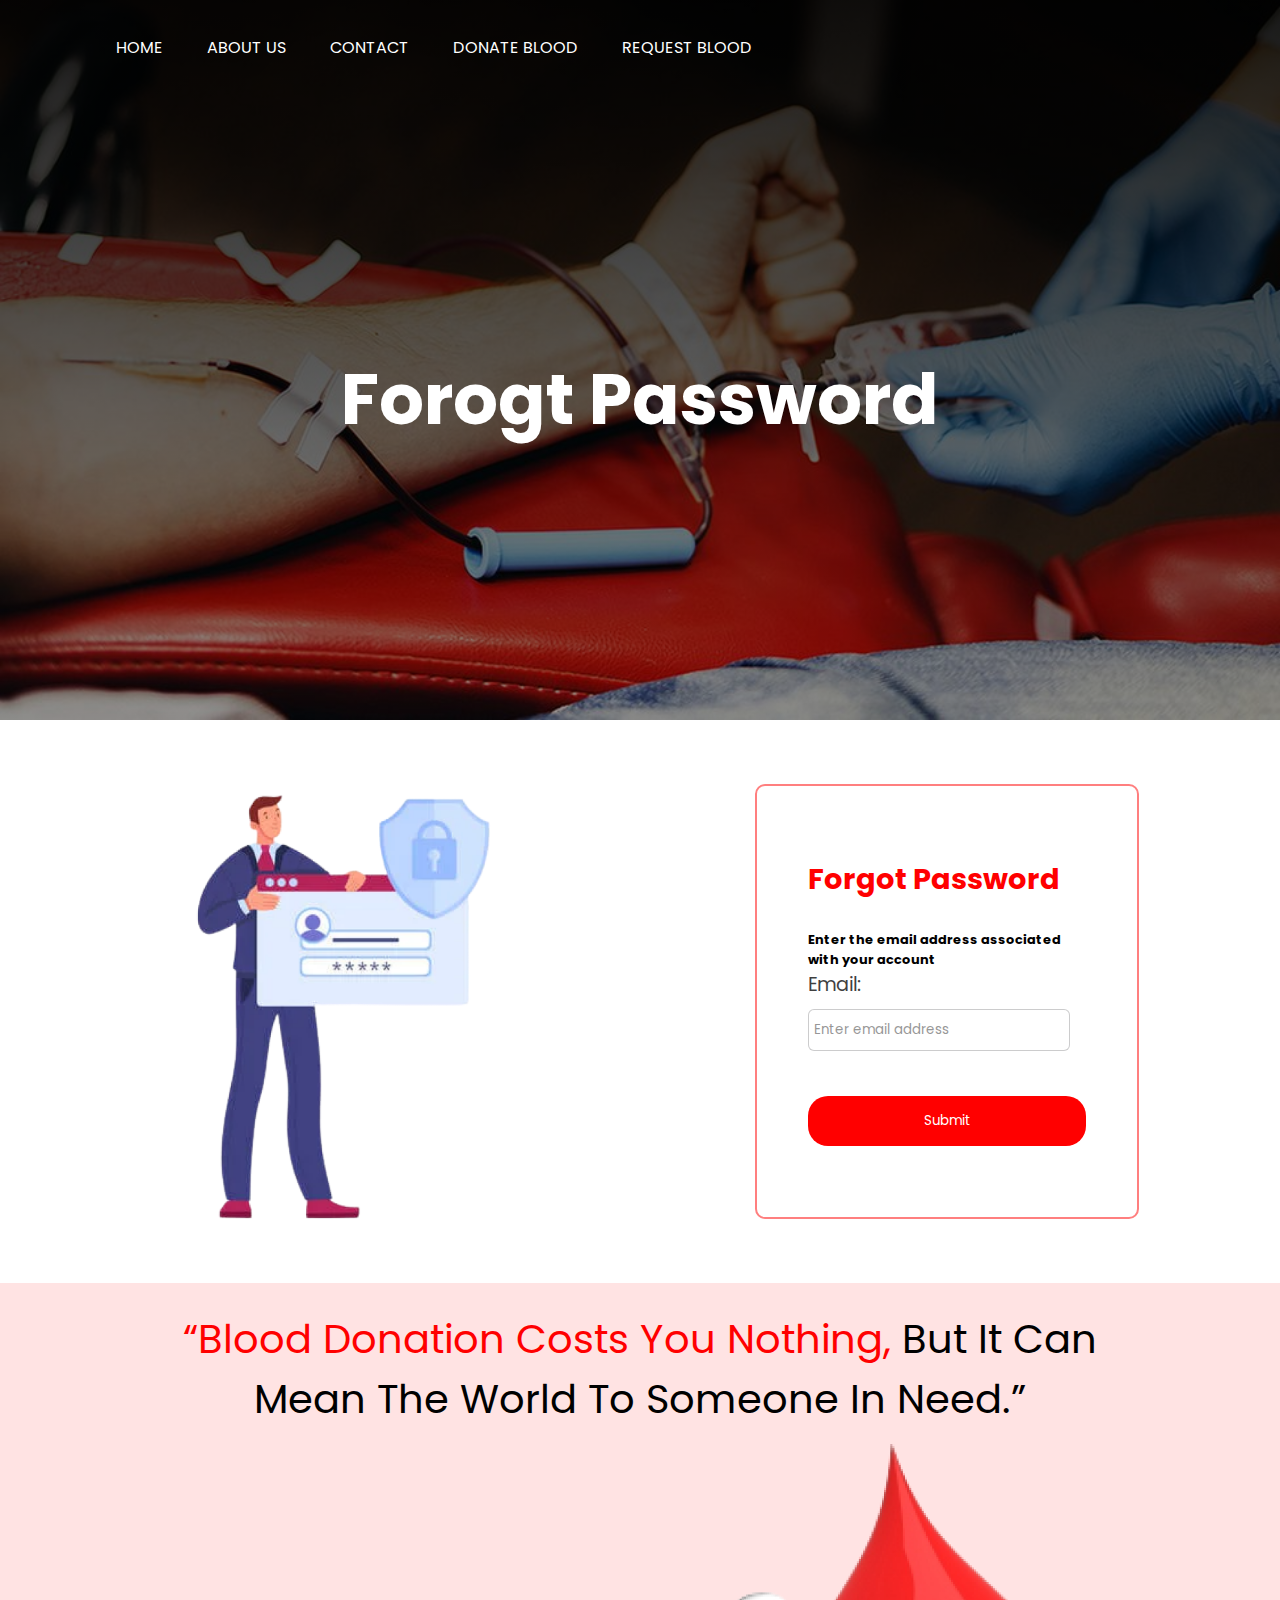
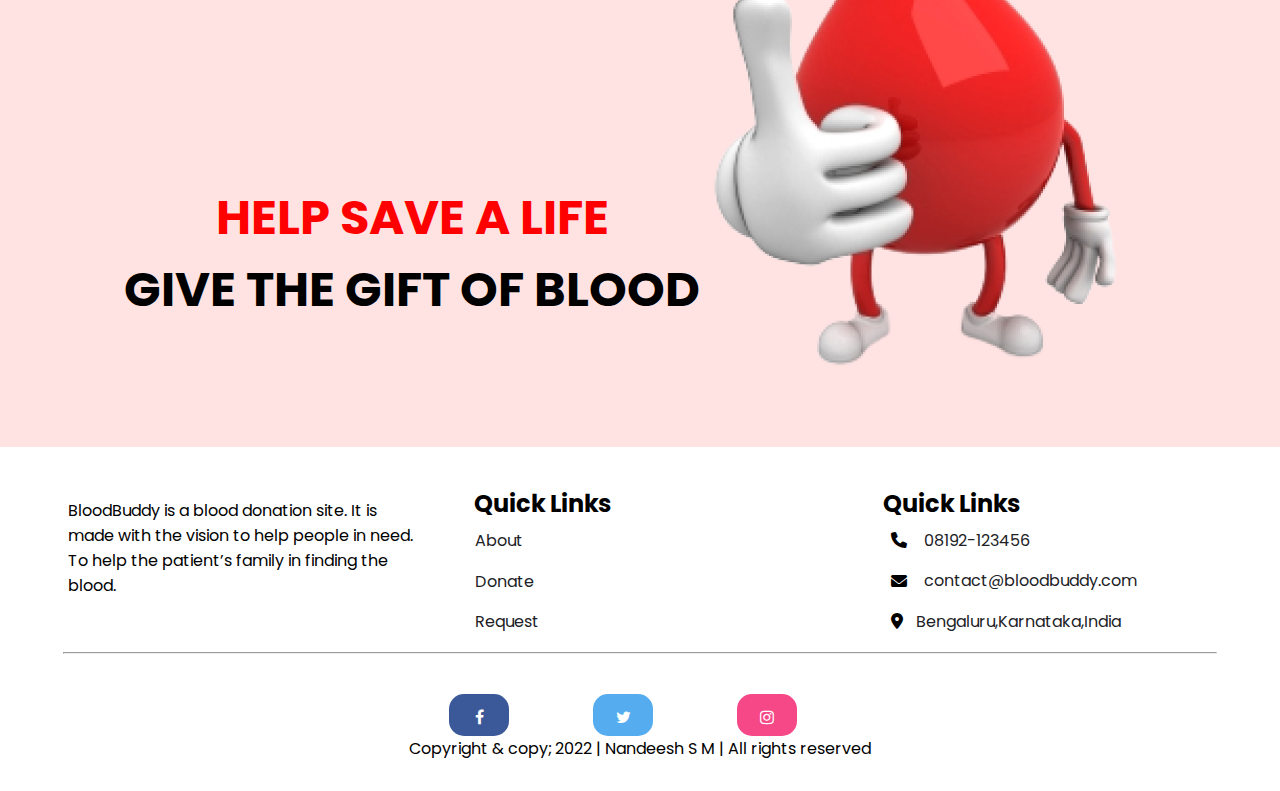
<file: html/forgotpass.html>
<!DOCTYPE html>
<html lang="en">

<head>
        <meta charset="UTF-8">
        <meta http-equiv="X-UA-Compatible" content="IE=edge">
        <meta name="viewport" content="width=device-width, initial-scale=1.0">
        <title>BloodBuddy.com</title>
        <link rel="stylesheet" href="../css/style.css">
         <!-- Font Awesome CDN  -->
        <link rel="stylesheet" href="https://cdnjs.cloudflare.com/ajax/libs/font-awesome/6.0.0/css/all.min.css">
        <link rel="stylesheet" href="https://cdnjs.cloudflare.com/ajax/libs/font-awesome/4.7.0/css/font-awesome.min.css"/>

</head>

<body>
    <div class="banner" id="request-banner">
        <div class="navbar">
            <ul>
                <li><a href="./../index.html">Home</a></li>
                <li><a href="about.html">About Us</a></li>
                <li><a href="contact.html">Contact</a></li>
                <li><a href="donate.html">Donate blood</a></li>
                <li><a href="request.html">Request blood</a></li>
            </ul>
        </div>

        <div class="content" style="top: 40%;">
            <h1>Forogt Password</h1>
        </div>
    </div>

    <div class="request-container">
        <div class="left-image">
            <img src="./../images/forgotpass.png" alt="" srcset="">
        </div>
        <div class="request-form">
            <form action="./resetpass.html" id="request-details">
                <h2>Forgot Password</h2><br>
                <h6>Enter the email address associated with your account</h6>
                <label for="email">Email:</label>
                <input type="email" id="edmail" name="email" autocomplete="email" required
                    placeholder="Enter email address">




                <button type="submit">Submit</button>
            </form>
        </div>
    </div>
    <!-- Footer section -->
  <footer>
    <div class="data">
      <div class="slogan">
        <span>“Blood Donation Costs You Nothing,</span> But It Can Mean The
        World To Someone In Need.”
      </div>
      <div class="row">
        <div class="left">
          <h2><span>HELP SAVE A LIFE</span></h2>
          <h2>GIVE THE GIFT OF BLOOD</h2>

          <div class="empty-space"><br /><br /></div>
        </div>
        <div class="right">
          <img src="../images/blood.png" alt="" />
        </div>
      </div>
    </div>
    <div class="details">
      <div class="left">
        <br>
        <p>
          BloodBuddy is a blood donation site. It is made with the vision to help people in need. To help the patient’s family in finding the blood.
        </p>
      </div>
      <div class="middle">
        <h2>Quick Links</h2>
        <a href="about.html">About</a>
        <a href="donate.html">Donate</a>
        <a href="request.html">Request</a>
      </div>

      <div class="right">
        <h2>Quick Links</h2>

        <div class="phone">
          <i class="fa-solid fa-phone"></i> &nbsp; <a href="tel:08192-275123">08192-123456</a>
        </div>
        <div class="email">
          <i class="fa-solid fa-envelope"></i> &nbsp; <a href="mailto:contact@bloodbuddy.com">contact@bloodbuddy.com </a>
        </div>
        <div class="location">
          <i class="fa-solid fa-location-dot"></i> &nbsp;<a href="https://goo.gl/maps/pZhPUS9JcXmoAa9i8" target="_blank" rel="noopener noreferrer">Bengaluru,Karnataka,India </a>
        </div>
      </div>
    </div>
    <hr style="width: 90%; margin: 10px" />
    <div class="copyright" style="margin: 30px">
         <!-- Add font awesome icons -->
        <div >
            <a href="https://www.facebook.com/" class="fa fa-facebook"></a>
            <a href="https://twitter.com/" class="fa fa-twitter"></a>
            <a href="https://www.instagram.com/" class="fa fa-instagram"></a>
        </div>
      <p>Copyright & copy; 2022 | Nandeesh S M | All rights reserved</p>
    </div>
  </footer>

</body>

</html>
</file>
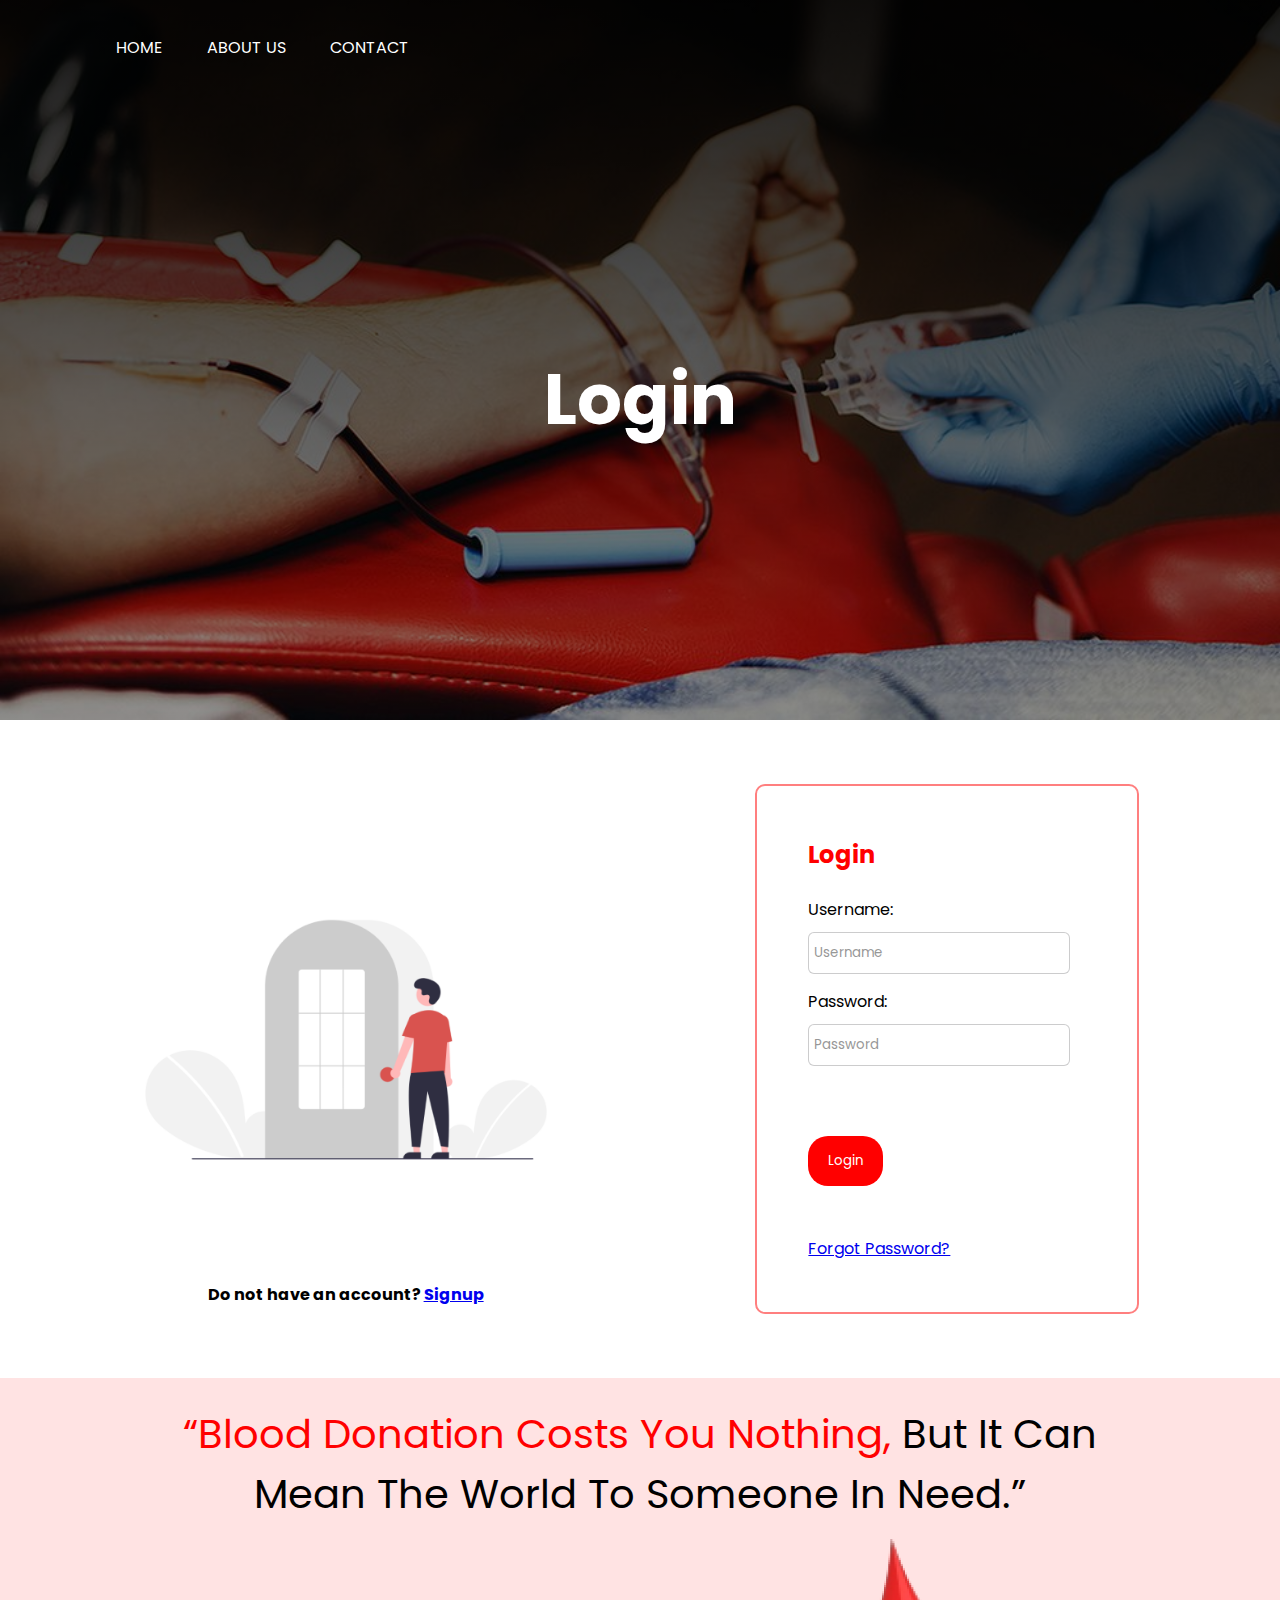
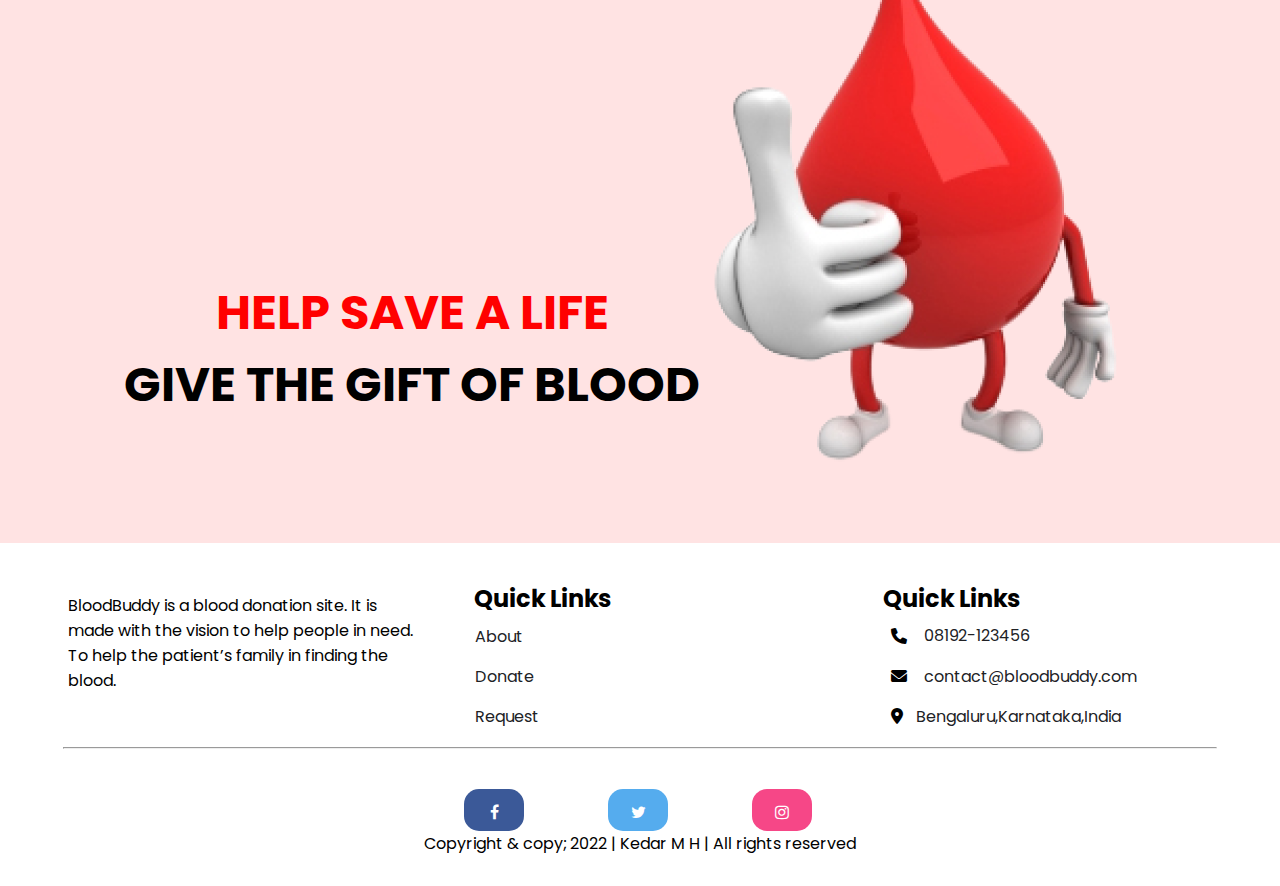
<file: html/login.html>
<!DOCTYPE html>
<html lang="en">
  <head>
    <meta charset="UTF-8" />
    <meta http-equiv="X-UA-Compatible" content="IE=edge" />
    <meta name="viewport" content="width=device-width, initial-scale=1.0" />
    <title>BloodBuddy.com</title>
    <link rel="stylesheet" href="../css/style.css" />
    <link rel="stylesheet" href="../css/login.css" />
    <!-- Font Awesome CDN  -->
    <link
      rel="stylesheet"
      href="https://cdnjs.cloudflare.com/ajax/libs/font-awesome/6.0.0/css/all.min.css"
    />
    <link
      rel="stylesheet"
      href="https://cdnjs.cloudflare.com/ajax/libs/font-awesome/4.7.0/css/font-awesome.min.css"
    />
  </head>

  <body>
    <div class="banner" id="request-banner">
      <div class="navbar">
        <ul>
          <li><a href="./../index.html">Home</a></li>
          <li><a href="about.html">About Us</a></li>
          <li><a href="contact.html">Contact</a></li>
          <!-- <li><a href="donate.html">Donate blood</a></li>
                <li><a href="request.html">Request blood</a></li> -->
        </ul>
      </div>

      <div class="content" style="top: 40%">
        <h1>Login</h1>
      </div>
    </div>

    <div class="request-container">
      <div class="left-image">
        <img src="./../images/login.png" alt="" srcset="" />
        <h6>Do not have an account? <a href="signup.html">Signup</a></h6>
      </div>
      <div class="login-page">
        <div class="form"></div>
        <h2 id="h2">Login</h2>
        <br />
        Username: <input type="text" id="username" placeholder="Username" />

        Password: <input type="password" id="password" placeholder="Password" />
        <div>
          <br />
          <button id="login" onclick="page()">Login</button><br /><br /><br />

          <a href="forgotpass.html">Forgot Password?</a>
        </div>
      </div>
    </div>

    <script src="../login.js"></script>

    <!-- <script>  
    function validateform(){  
    var name=document.myform.email.value;  
    var password=document.myform.password.value;  
      
    if (name==null || name==""){  
      alert("Email can't be blank");  
      return false;  
    }else if(password.length<6){  
      alert("Password must be at least 6 characters long.");  
      return false;  
      }  
    }  
</script>  -->

    <!-- Footer section -->
    <footer>
      <div class="data">
        <div class="slogan">
          <span>“Blood Donation Costs You Nothing,</span> But It Can Mean The
          World To Someone In Need.”
        </div>
        <div class="row">
          <div class="left">
            <h2><span>HELP SAVE A LIFE</span></h2>
            <h2>GIVE THE GIFT OF BLOOD</h2>

            <div class="empty-space"><br /><br /></div>
          </div>
          <div class="right">
            <img src="../images/blood.png" alt="" />
          </div>
        </div>
      </div>
      <div class="details">
        <div class="left">
          <br />
          <p>
            BloodBuddy is a blood donation site. It is made with the vision to
            help people in need. To help the patient’s family in finding the
            blood.
          </p>
        </div>
        <div class="middle">
          <h2>Quick Links</h2>
          <a href="about.html">About</a>
          <a href="donate.html">Donate</a>
          <a href="request.html">Request</a>
        </div>

        <div class="right">
          <h2>Quick Links</h2>

          <div class="phone">
            <i class="fa-solid fa-phone"></i> &nbsp;
            <a href="tel:08192-275123">08192-123456</a>
          </div>
          <div class="email">
            <i class="fa-solid fa-envelope"></i> &nbsp;
            <a href="mailto:contact@bloodbuddy.com">contact@bloodbuddy.com </a>
          </div>
          <div class="location">
            <i class="fa-solid fa-location-dot"></i> &nbsp;<a
              href="https://goo.gl/maps/pZhPUS9JcXmoAa9i8"
              target="_blank"
              rel="noopener noreferrer"
              >Bengaluru,Karnataka,India
            </a>
          </div>
        </div>
      </div>
      <hr style="width: 90%; margin: 10px" />
      <div class="copyright" style="margin: 30px">
        <!-- Add font awesome icons -->
        <div>
          <a href="https://www.facebook.com/" class="fa fa-facebook"></a>
          <a href="https://twitter.com/" class="fa fa-twitter"></a>
          <a href="https://www.instagram.com/" class="fa fa-instagram"></a>
        </div>
        <p>Copyright & copy; 2022 | Kedar M H | All rights reserved</p>
      </div>
    </footer>
  </body>
</html>
</file>
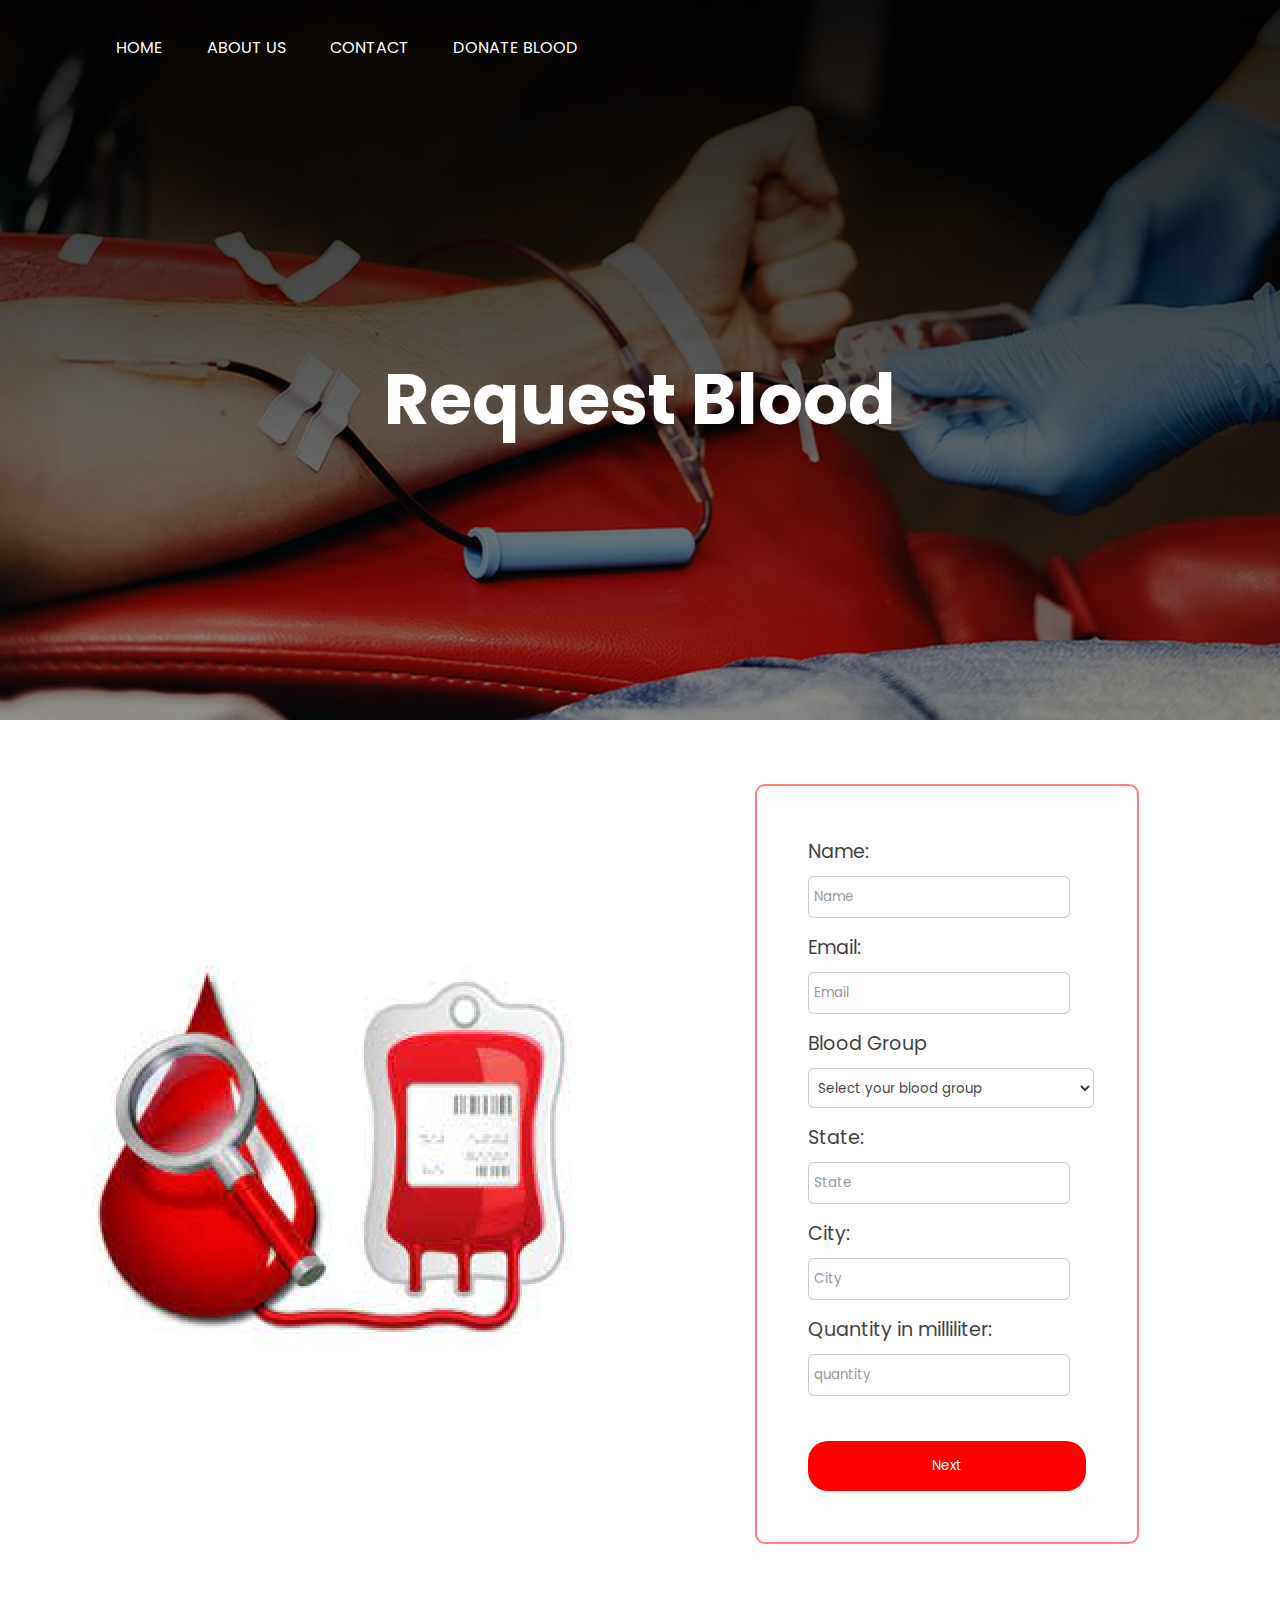
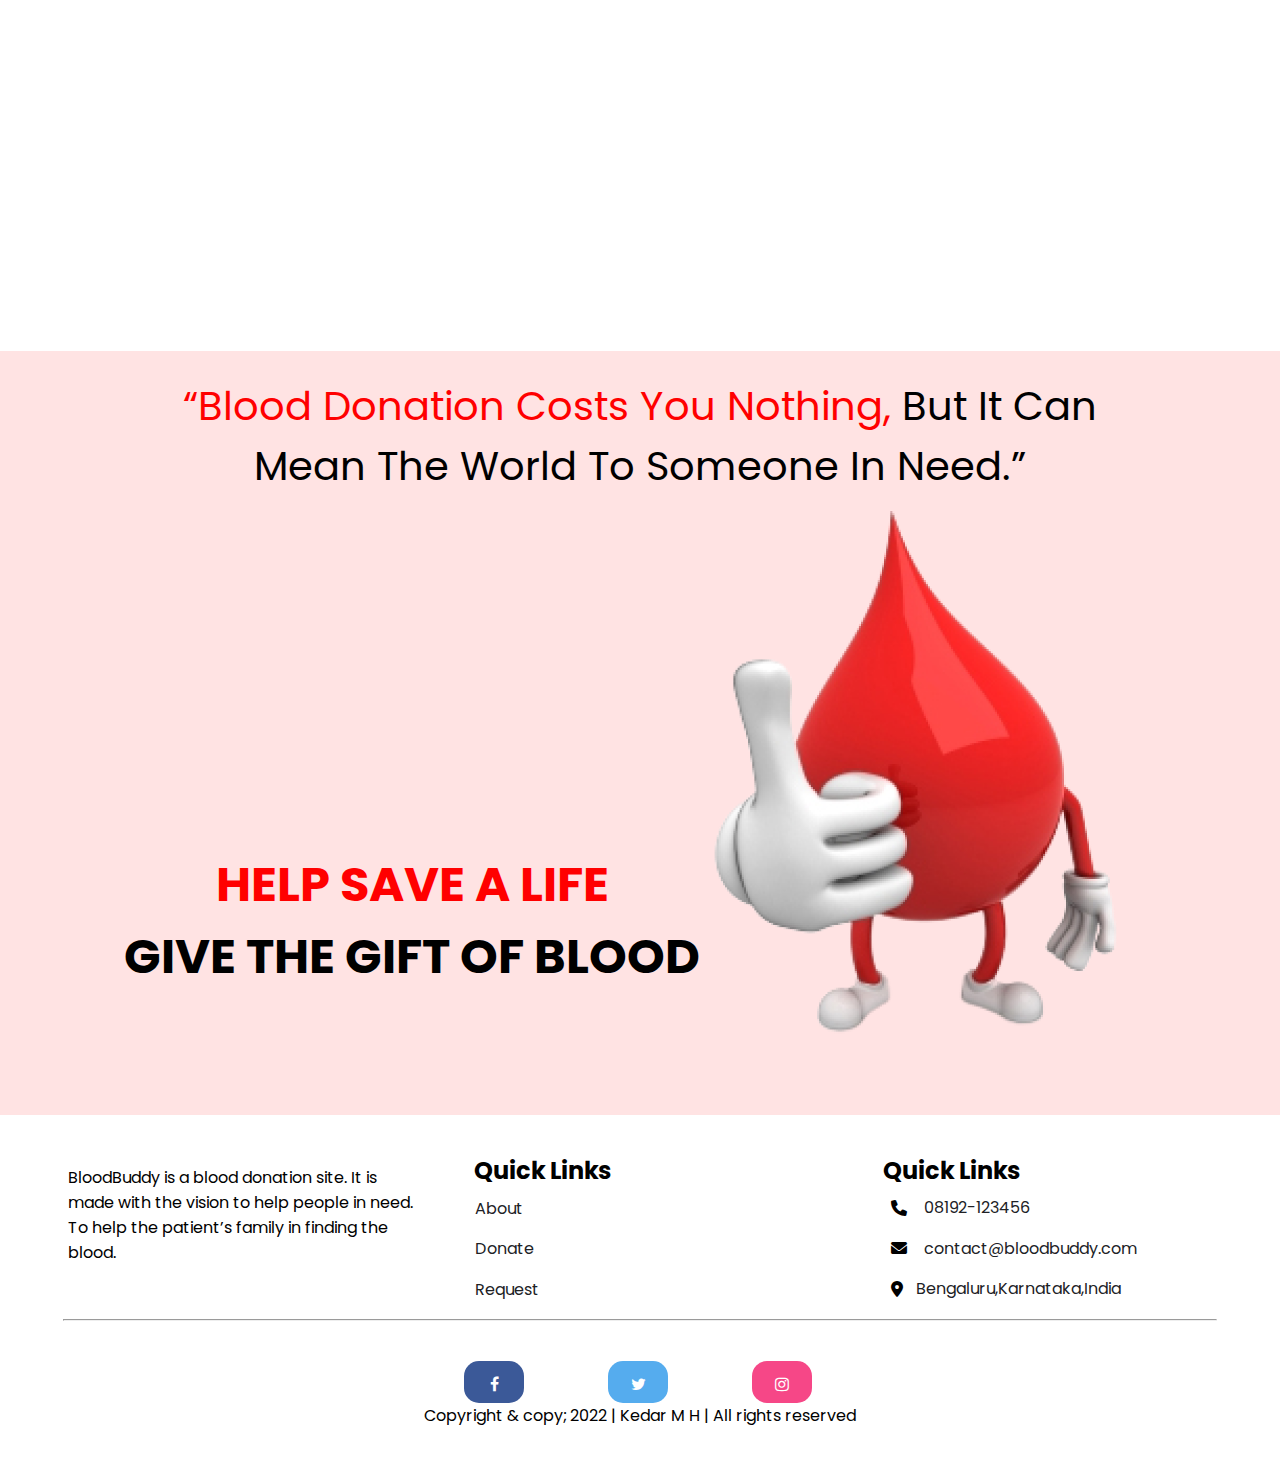
<file: html/request.html>
<!DOCTYPE html>
<html lang="en">

<head>
        <meta charset="UTF-8">
        <meta http-equiv="X-UA-Compatible" content="IE=edge">
        <meta name="viewport" content="width=device-width, initial-scale=1.0">
        <title>BloodBuddy</title>
        <link rel="stylesheet" href="../css/style.css">
         <!-- Font Awesome CDN  -->
        <link rel="stylesheet" href="https://cdnjs.cloudflare.com/ajax/libs/font-awesome/6.0.0/css/all.min.css">
        <link rel="stylesheet" href="https://cdnjs.cloudflare.com/ajax/libs/font-awesome/4.7.0/css/font-awesome.min.css"/>

</head>

<body>
    <div class="banner" id="request-banner">
        <div class="navbar">
            
            <ul>
                <li><a href="./../index.html">Home</a></li>
                <li><a href="about.html">About Us</a></li>
                <li><a href="contact.html">Contact</a></li>
                <li><a href="donate.html">Donate blood</a></li>
                <!-- <li><a href="request.html">Request blood</a></li> -->
            </ul>
        </div>


        <div class="content" style="top: 40%;">
            <h1>Request Blood</h1>
        </div>
    </div>

    <div class="request-container">
        <div class="left-image">
            <img src="./../images/request.png" alt="" srcset="">
        </div>
        <div class="request-form">
            <form action="" id="request-details">
                <label for="name">Name:</label>
                <input type="text" id="name" name="name" autocomplete="name" required placeholder="Name">

                <label for="email">Email:</label>
                <input type="email" id="edmail" name="email" autocomplete="email" required placeholder="Email">

                <label for="blood-group"> Blood Group </label>
                <select name="blood-group" id="blood-group" required>
                    <option value="" disabled selected>Select your blood group</option>
                    <option value="A+">A+</option>
                    <option value="A-">A-</option>
                    <option value="B+">B+</option>
                    <option value="B-">B-</option>
                    <option value="AB+">AB+</option>
                    <option value="AB-">AB-</option>
                    <option value="O+">O+</option>
                    <option value="O-">O-</option>
                </select>

                <label for="state">State:</label>
                <input type="text" id="state" name="state" autocomplete="state" required placeholder="State">

                <label for="city">City:</label>
                <input type="text" id="city" name="city" autocomplete="city" required placeholder="City">

                <label for="quantity">Quantity in milliliter:</label>
                <input type="text" id="quantity" name="quantity" autocomplete="quantity" required placeholder="quantity">



                <button id="next" type="submit">Next</button>
            </form>
        </div>
    </div>
    <div class="configuration">
        <h2 class="title">Confirmation</h2>
        <form action="">
            <div class="form-content">
                <div class="left">
                    <label for="password">Password</label>
                    <input type="password" id="password" name="password" autocomplete="password" required
                        placeholder="Password">
                </div>
                <div class="right">
                    <label for="cpassword">Confirm Password</label>
                    <input type="cpassword" id="cpassword" name="cpassword" autocomplete="password" required
                        placeholder="Confirm Password">
                </div>

            </div>
            <button type="submit">Request</button>
        </form>
    </div>

     <!-- Footer section -->
  <footer>
    <div class="data">
      <div class="slogan">
        <span>“Blood Donation Costs You Nothing,</span> But It Can Mean The
        World To Someone In Need.”
      </div>
      <div class="row">
        <div class="left">
          <h2><span>HELP SAVE A LIFE</span></h2>
          <h2>GIVE THE GIFT OF BLOOD</h2>

          <div class="empty-space"><br /><br /></div>
        </div>
        <div class="right">
          <img src="../images/blood.png" alt="" />
        </div>
      </div>
    </div>
    <div class="details">
      <div class="left">
        <br>
        <p>
          BloodBuddy is a blood donation site. It is made with the vision to help people in need. To help the patient’s family in finding the blood.
        </p>
      </div>
      <div class="middle">
        <h2>Quick Links</h2>
        <a href="about.html">About</a>
        <a href="donate.html">Donate</a>
        <a href="request.html">Request</a>
      </div>

      <div class="right">
        <h2>Quick Links</h2>

        <div class="phone">
          <i class="fa-solid fa-phone"></i> &nbsp; <a href="tel:08192-275123">08192-123456</a>
        </div>
        <div class="email">
          <i class="fa-solid fa-envelope"></i> &nbsp; <a href="mailto:contact@bloodbuddy.com">contact@bloodbuddy.com </a>
        </div>
        <div class="location">
          <i class="fa-solid fa-location-dot"></i> &nbsp;<a href="https://goo.gl/maps/pZhPUS9JcXmoAa9i8" target="_blank" rel="noopener noreferrer">Bengaluru,Karnataka,India </a>
        </div>
      </div>
    </div>
    <hr style="width: 90%; margin: 10px" />
    <div class="copyright" style="margin: 30px">
         <!-- Add font awesome icons -->
        <div >
            <a href="https://www.facebook.com/" class="fa fa-facebook"></a>
            <a href="https://twitter.com/" class="fa fa-twitter"></a>
            <a href="https://www.instagram.com/" class="fa fa-instagram"></a>
        </div>
      <p>Copyright & copy; 2022 | Kedar M H | All rights reserved</p>
    </div>
  </footer>

    

    <script>
        var nextButton = document.getElementById('next');
        var detailsForm = document.querySelector('#request-details');
        var configurationDiv = document.querySelector('.configuration');
        detailsForm.addEventListener('submit', displayForm);

        function displayForm(e) {
            e.preventDefault();
            configurationDiv.style.visibility = 'visible';
        }

    </script>

</body>

</html>
</file>
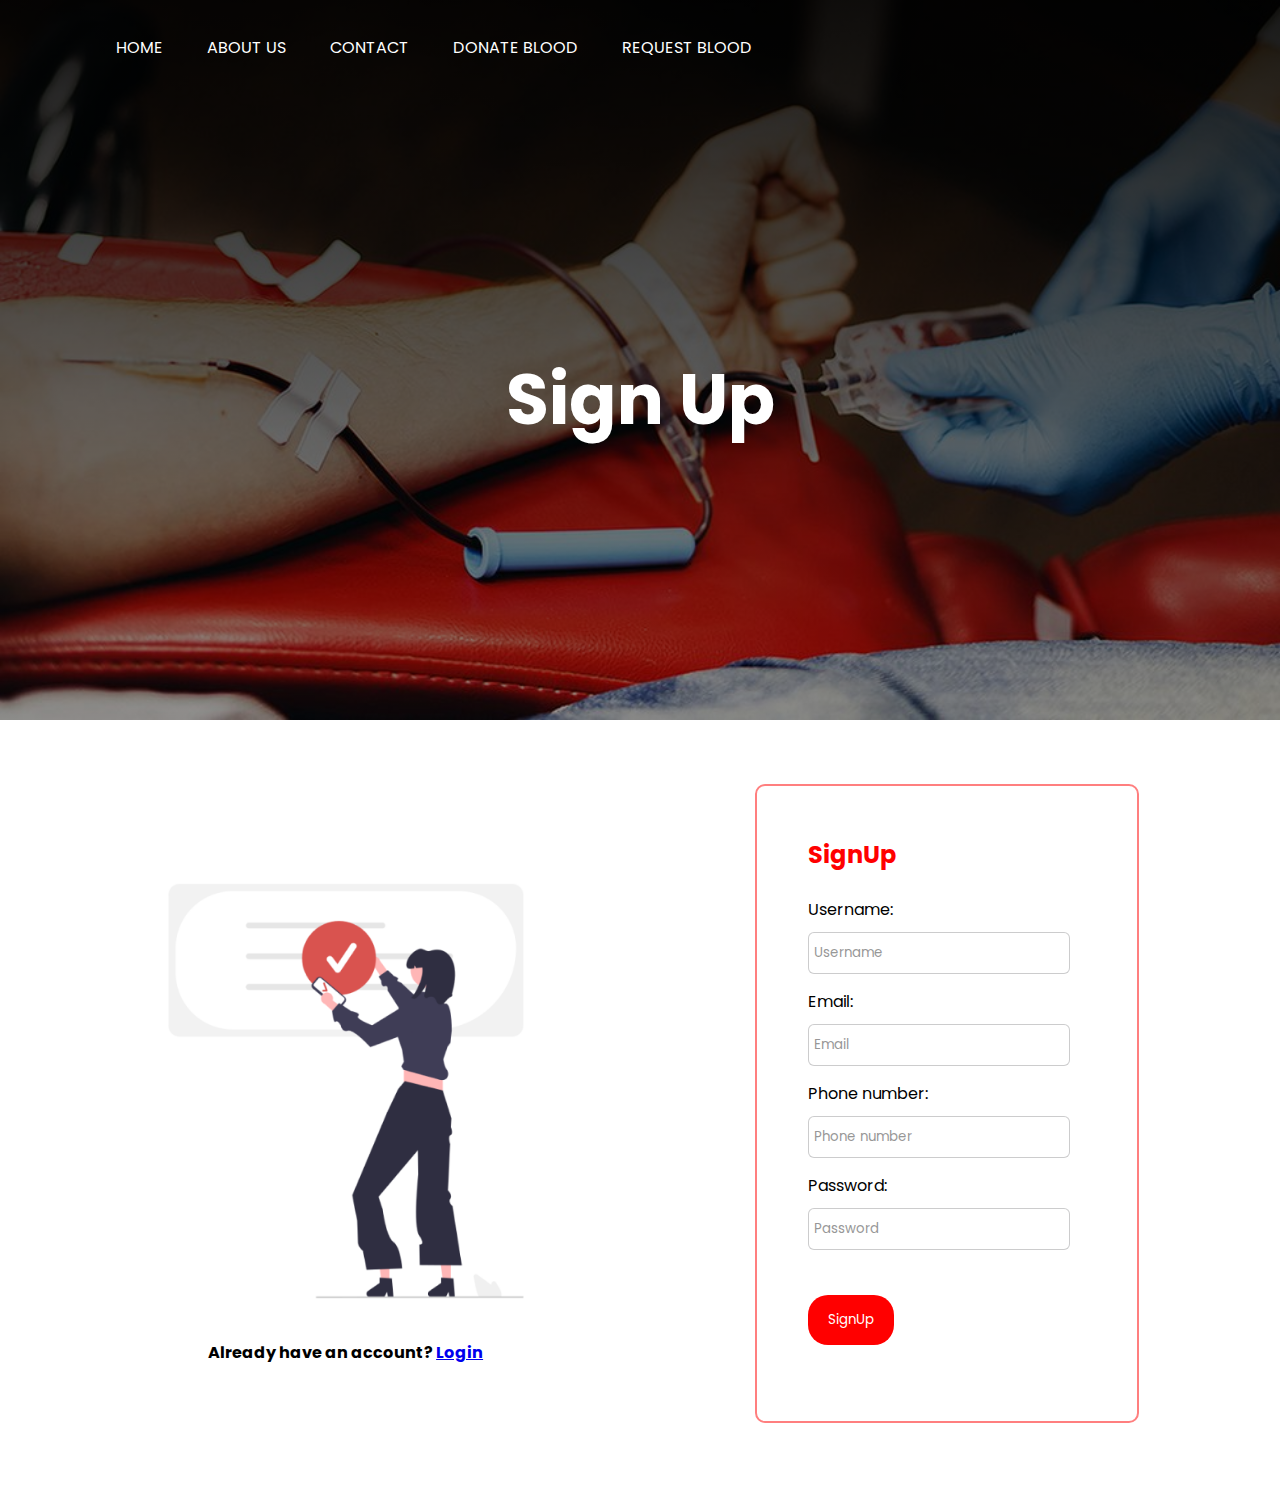
<file: html/signup.html>
<!DOCTYPE html>
<html lang="en">

<head>
        <meta charset="UTF-8">
        <meta http-equiv="X-UA-Compatible" content="IE=edge">
        <meta name="viewport" content="width=device-width, initial-scale=1.0">
        <title>BloodBuddy.com</title>
        <link rel="stylesheet" href="../css/style.css">
        <link rel="stylesheet" href="../css/login.css">
         <!-- Font Awesome CDN  -->
        <link rel="stylesheet" href="https://cdnjs.cloudflare.com/ajax/libs/font-awesome/6.0.0/css/all.min.css">
        <link rel="stylesheet" href="https://cdnjs.cloudflare.com/ajax/libs/font-awesome/4.7.0/css/font-awesome.min.css"/>

</head>
<body>
    <div class="banner" id="request-banner">
        <div class="navbar">
            <ul>
                <li><a href="../index.html">Home</a></li>
                <li><a href="about.html">About Us</a></li>
                <li><a href="contact.html">Contact</a></li>
                <li><a href="donate.html">Donate blood</a></li>
                <li><a href="request.html">Request blood</a></li>
            </ul>
        </div>

        <div class="content" style="top: 40%;">
            <h1>Sign Up</h1>
        </div>
    </div>

    <div class="request-container">
      <div class="left-image">
          <img src="./../images/signup.png" alt="" srcset="">
          <h6>Already have an account? <a href="login.html">Login</a></h6>
      </div>
      <div class="login-page">
         <div class="form"></div> 
         <h2 id="h2">SignUp</h2><br>

          <label for="name">Username:</label>
          <input type="text" id="username" name="username" placeholder="Username">

          <label for="email">Email:</label>
          <input type="email" id="email" name="email" placeholder="Email">

          <label for="phone number">Phone number:</label>
          <input type="number" id="phone" name="Phone number" placeholder="Phone number">

          <label for="password">Password:</label>
          <input type="password" id="password" name="password" placeholder="Password">
          <br />
          <button type="button" id="login" onclick="createNewUsersData()">SignUp</button>
    <br /><br />
    
  </div>

    <script src="https://smtpjs.com/v3/smtp.js"></script>

    <script src="../signup.js"></script>
   
    

</body>

</html>
</file>
<file: css/style.css>
@import url("https://fonts.googleapis.com/css2?family=Poppins:ital,wght@0,100;0,200;0,300;0,400;0,500;0,600;0,700;0,800;0,900;1,100;1,200;1,300;1,400;1,500;1,600;1,700;1,800;1,900&display=swap");

* {
  margin: 0;
  padding: 0;
  font-family: 'Poppins', sans-serif;
  /* overflow-x: hidden; */
}

body {
  overflow-x: hidden;
}

/* .banner {
  width: 100vw;
  height: 100vh;
  background-image: linear-gradient(rgba(16, 15, 15, 0.9), rgba(219, 144, 144, 0.4)), url(./../images/cover\ pic.jpg);
  background-size: cover;
  background-position: cover;
} */
.banner {
  width: 100vw;
  height: 100vh;
  background-image: -webkit-gradient(linear, left top, left bottom, from(rgba(0, 0, 0, 0.9)), to(rgba(0, 0, 0, 0.4))), url(../images/cover\ pic.jpg);
  background-image: linear-gradient(rgba(0, 0, 0, 0.9), rgba(0, 0, 0, 0.4)), url(../images/cover\ pic.jpg);
  background-size: cover;
  background-position: cover;
}

.navbar {
  width: 85%;
  margin: auto;
  padding: 35px 0;
  display: -webkit-box;
  display: -ms-flexbox;
  display: flex;
  -webkit-box-align: center;
  -ms-flex-align: center;
  align-items: center;
  -webkit-box-pack: justify;
  -ms-flex-pack: justify;
  justify-content: space-between;
}

.navbar ul li {
  list-style: none;
  display: inline-block;
  margin: 20px;
  margin-top: -5px;
  position: relative;
}

.navbar ul li a {
  text-decoration: none;
  color: #fff;
  text-transform: uppercase;
}

.navbar ul li:after {
  content: "";
  height: 3px;
  width: 0;
  background: red;
  position: absolute;
  left: 0;
  bottom: -10px;
  -webkit-transition: 0.5s;
  transition: 0.5s;
}

.navbar ul li:hover:after {
  width: 100%;
}



.button-24 {
  background: #FF4742;
  border: 1px solid #FF4742;
  border-radius: 10px;
  box-shadow: rgba(0, 0, 0, 0.1) 1px 2px 4px;
  box-sizing: border-box;
  color: #FFFFFF;
  cursor: pointer;
  display: inline-block;
  font-family: nunito,roboto,proxima-nova,"proxima nova",sans-serif;
  font-size: 16px;
  font-weight: 800;
  line-height: 16px;
  min-height: 40px;
  outline: 0;
  padding: 12px 12px;
  text-align: center;
  text-rendering: geometricprecision;
  text-transform: none;
  user-select: none;
  -webkit-user-select: none;
  touch-action: manipulation;
  vertical-align: middle;
  margin-right: -20px;
  
}

.button-24:hover,
.button-24:active {
  background-color: initial;
  background-position: 0 0;
  color: #FF4742;
}

.button-24:active {
  opacity: .5;
}


.content {
  width: 100%;
  position: absolute;
  top: 50%;
  -webkit-transform: translateY(-50%);
  transform: translateY(-50%);
  text-align: center;
  color: #fff;
  top: 40%;
}

.content h1 {
  font-size: 70px;
  margin-top: 80px;
}

.content p {
  margin: 20px auto;
  font-weight: 100;
  line-height: 25px;
  font-size: 2rem;
}

.content button {
  width: 200px;
  padding: 15px 0;
  text-align: center;
  margin: 20px 10px;
  border-radius: 25px;
  font-weight: bold;
  border: 2px solid red;
  background: transparent;
  color: #fff;
  cursor: pointer;
  position: relative;
  overflow: hidden;
}

.content span {
  background: red;
  height: 100%;
  width: 0;
  border-radius: 25px;
  position: absolute;
  left: 0;
  bottom: 0;
  z-index: -1;
  -webkit-transition: 0.5s;
  transition: 0.5s;
}

.content button:hover span {
  width: 100%;
}

button:hover {
  border: none;
}

button a {
  text-decoration: none;
  color: #fff;
  text-transform: uppercase;
}

footer {
  display: -webkit-box;
  display: -ms-flexbox;
  display: flex;
  -webkit-box-orient: vertical;
  -webkit-box-direction: normal;
  -ms-flex-direction: column;
  flex-direction: column;
  -webkit-box-align: center;
  -ms-flex-align: center;
  align-items: center;
}

footer .data {
  background-color: rgba(255, 0, 0, 0.11);
  width: 100%;
  padding: 2%;
  display: -webkit-box;
  display: -ms-flexbox;
  display: flex;
  -webkit-box-orient: vertical;
  -webkit-box-direction: normal;
  -ms-flex-direction: column;
  flex-direction: column;
  -webkit-box-align: center;
  -ms-flex-align: center;
  align-items: center;
}

footer .data .slogan {
  font-size: 2.5rem;
  width: 80%;
  text-align: center;
}

footer .data .slogan span {
  color: red;
}

footer .data .row {
  display: -webkit-box;
  display: -ms-flexbox;
  display: flex;
}

footer .data .row .left {
  -ms-flex-item-align: end;
  align-self: flex-end;
  display: -webkit-box;
  display: -ms-flexbox;
  display: flex;
  -webkit-box-orient: vertical;
  -webkit-box-direction: normal;
  -ms-flex-direction: column;
  flex-direction: column;
  -webkit-box-align: center;
  -ms-flex-align: center;
  align-items: center;
  width: 60%;
  font-size: 2rem;
}

footer .data .row .left span {
  color: red;
}


footer .details {
  display: -webkit-box;
  display: -ms-flexbox;
  display: flex;
  width: 100%;
  -ms-flex-pack: distribute;
  justify-content: space-around;
}

footer .details .left {
  width: 30%;
  display: -webkit-box;
  display: -ms-flexbox;
  display: flex;
  -webkit-box-orient: vertical;
  -webkit-box-direction: normal;
  -ms-flex-direction: column;
  flex-direction: column;
  padding: 2%;
}

footer .details .left img {
  width: 20%;
  height: auto;
}

footer .details .left p {
  margin-left: 30px;
}

footer .details .middle,
footer .details .right {
  width: 30%;
  margin-top: 3%;
  display: -webkit-box;
  display: -ms-flexbox;
  display: flex;
  -webkit-box-orient: vertical;
  -webkit-box-direction: normal;
  -ms-flex-direction: column;
  flex-direction: column;

}

footer .details .middle a,
footer .details .right a {
  padding: 2%;
  padding-left: 1.3px;
  color: #202125;
  text-decoration: none;
  text-align: left;
 
 
}

footer .details .middle div,
footer .details .right div {
  padding: 2%;
  padding-left: 2%;
}

footer .details .middle div a,
footer .details .right div a {
  padding-left: 5px;
}


@media screen and (max-width: 500px) {
  footer .data .slogan {
    font-size: 1rem;
    width: 100%;
  }

  footer .data .row {
    -webkit-box-orient: vertical;
    -webkit-box-direction: reverse;
    -ms-flex-direction: column-reverse;
    flex-direction: column-reverse;
    -webkit-box-pack: center;
    -ms-flex-pack: center;
    justify-content: center;
  }

  footer .data .row .left {
    -ms-flex-item-align: start;
    align-self: flex-start;
    display: -webkit-box;
    display: -ms-flexbox;
    display: flex;
    -webkit-box-orient: vertical;
    -webkit-box-direction: normal;
    -ms-flex-direction: column;
    flex-direction: column;
    -webkit-box-align: center;
    -ms-flex-align: center;
    align-items: center;
    width: 100%;
    font-size: 1rem;
  }

  footer .data .row .left button {
    display: -webkit-box;
    display: -ms-flexbox;
    display: flex;
    -webkit-box-orient: vertical;
    -webkit-box-direction: normal;
    -ms-flex-direction: column;
    flex-direction: column;
  }

  footer .data .row .right {
    text-align: center;
  }

  footer .data .row .right img {
    height: 200px;
  }

 

  footer .details {
    -webkit-box-orient: vertical;
    -webkit-box-direction: normal;
    -ms-flex-direction: column;
    flex-direction: column;
  }

  footer .details .left,
  footer .details .right,
  footer .details .middle {
    width: 90%;
    margin: 5%;
  }
}

.firstblock {
  width: 100%;
  height: -webkit-max-content;
  height: -moz-max-content;
  height: max-content;
  display: -webkit-box;
  display: -ms-flexbox;
  display: flex;
}

.firstblock .text {
  width: 50%;
  padding: 5%;
  display: -webkit-box;
  display: -ms-flexbox;
  display: flex;
  -webkit-box-orient: vertical;
  -webkit-box-direction: normal;
  -ms-flex-direction: column;
  flex-direction: column;
  -webkit-box-pack: center;
  -ms-flex-pack: center;
  justify-content: center;
  -webkit-box-align: center;
  -ms-flex-align: center;
  align-items: center;
  text-align: center;
  font-size: 2rem;
}

.firstblock .text span {
  color: red;
}

.firstblock .img-container {
  width: 50%;
  padding: 2%;
  display: -webkit-box;
  display: -ms-flexbox;
  display: flex;
  -webkit-box-pack: center;
  -ms-flex-pack: center;
  justify-content: center;
  -webkit-box-align: center;
  -ms-flex-align: center;
  align-items: center;
}

.firstblock .img-container img {
  width: 80%;
  height: auto;
  border-radius: 10px;
}

.reasons-to-donate {
  background: url(./../images/homeBanner.png) no-repeat center;
  background-size: cover;
  display: -webkit-box;
  display: -ms-flexbox;
  display: flex;
  -webkit-box-orient: vertical;
  -webkit-box-direction: normal;
  -ms-flex-direction: column;
  flex-direction: column;
  width: 100vw;
  -webkit-box-align: center;
  -ms-flex-align: center;
  align-items: center;
  padding: 2%;
  color: white;
  font-size: 1.3rem;
  margin-top: 100px;
}

.reasons-to-donate * {
  margin: 10px;
}

.reasons-to-donate ol {
  padding: 5% 0;
}

.donated-blood {
  display: -webkit-box;
  display: -ms-flexbox;
  display: flex;
  width: 100vw;
  -webkit-box-orient: vertical;
  -webkit-box-direction: normal;
  -ms-flex-direction: column;
  flex-direction: column;
  -webkit-box-align: center;
  -ms-flex-align: center;
  align-items: center;
  margin: 100px 0;
  padding: 2%;
  font-size: 1.3rem;
  color: #202125;
  opacity: .75;
}

.donated-blood span {
  color: red;
}

.donated-blood * {
  margin: 10px;
}

.donated-blood ol {
  padding: 0;
  opacity: .75;
}

.donated-blood img {
  width: 80%;
  margin: 60px 0;
  opacity: 1;
}

@media screen and (max-width: 500px) {
  .firstblock {
    -webkit-box-orient: vertical;
    -webkit-box-direction: reverse;
    -ms-flex-direction: column-reverse;
    flex-direction: column-reverse;
    padding: 0;
  }

  .firstblock .text {
    width: 90%;
    padding: 0;
    font-size: 1.2rem;
    margin: 5%;
  }

  .firstblock .img-container {
    width: 100%;
    height: auto;
  }

  .firstblock .img-container img {
    width: 80%;
  }
}


/* About Page */
.container {
  -webkit-box-sizing: border-box;
  box-sizing: border-box;
  display: -webkit-box;
  display: -ms-flexbox;
  display: flex;
  -webkit-box-orient: vertical;
  -webkit-box-direction: normal;
  -ms-flex-direction: column;
  flex-direction: column;
  width: 95%;
  padding: 2% 5%;
  margin: 2%;
  border: 2px solid rgba(255, 0, 0, 0.5);
  border-radius: 10px;
  color: #202125;
  font-weight: 400;
}

.container .title {
  font-size: 2.1rem;
  font-weight: 500;
  text-align: center;
  margin: 30px 0;
  color: red;
}

.container hr {
  margin: 0 0 45px 0;
  opacity: .3;
}

.container .compatibility-chart {
  -ms-flex-item-align: center;
  -ms-grid-row-align: center;
  align-self: center;
  max-width: 90%;
}

.container .compatibility-chart img {
  max-width: 100%;
}

.container p {
  opacity: .75;
}

.container ul,
.container ol {
  padding: 40px;
}

.container ul li,
.container ol li {
  opacity: .75;
  padding: 5px 0px;
}

#about-banner,
#contact-banner,
#request-banner,
#donate-banner {
  width: 100%;
  height: 80vh;
  /* background-image: -webkit-gradient(linear, left top, left bottom, from(rgba(0, 0, 0, 0.9)), to(rgba(0, 0, 0, 0.4))), url(./../images/background.jpg); */
  background-image: linear-gradient(rgba(0, 0, 0, 0.9), rgba(0, 0, 0, 0.4)), url(../images/background.jpg);
  background-size: cover;
  background-position: cover;
}

.contact-us-content {
  -webkit-box-sizing: border-box;
  box-sizing: border-box;
  display: -webkit-box;
  display: -ms-flexbox;
  display: flex;
  width: 95%;
  padding: 2% 5%;
  margin: 2%;
  border: 2px solid rgba(255, 0, 0, 0.5);
  border-radius: 10px;
  color: #202125;
  font-weight: 400;
}

.contact-us-content .left-items,
.contact-us-content .right-items {
  width: 50%;
  padding: 2%;
  display: -webkit-box;
  display: -ms-flexbox;
  display: flex;
  -webkit-box-orient: vertical;
  -webkit-box-direction: normal;
  -ms-flex-direction: column;
  flex-direction: column;
  -webkit-box-pack: center;
  -ms-flex-pack: center;
  justify-content: center;
  -webkit-box-align: center;
  -ms-flex-align: center;
  align-items: center;
  font-size: 1.5rem;
}

.contact-us-content .left-items {
  opacity: .75;
}

.contact-us-content .left-items * {
  margin: 20px 0;
}

.contact-us-content .left-items a {
  text-decoration: none;
  color: inherit;
}

.contact-us-content .left-items .details i {
  margin: 0;
}

.contact-us-content .right-items form {
  display: -webkit-box;
  display: -ms-flexbox;
  display: flex;
  -webkit-box-orient: vertical;
  -webkit-box-direction: normal;
  -ms-flex-direction: column;
  flex-direction: column;
  font-size: 1.2rem;
  width: 50%;
}

.contact-us-content .right-items form label {
  opacity: .75;
}

.contact-us-content .right-items form input,
.contact-us-content .right-items form textarea {
  margin: 10px 0 15px 0;
  border: 1.5px solid rgba(32, 33, 37, 0.3);
  padding: 5px;
  width: 90%;
  border-radius: 6px;
  opacity: .75;
}

.contact-us-content .right-items form textarea {
  max-width: 100%;
}

.contact-us-content .right-items form button {
  margin: 30px 0 0 0;
  background-color: red;
  color: white;
  border: none;
  padding: 10px 20px;
  /* width: -webkit-max-content;
  width: -moz-max-content;
  width: max-content; */
  width: 60%;
  border-radius: 20px;
  margin-left: 41px;
  
}

@media screen and (max-width: 500px) {
  .contact-us-content {
    -webkit-box-orient: vertical;
    -webkit-box-direction: normal;
    -ms-flex-direction: column;
    flex-direction: column;
  }

  .contact-us-content .left-items,
  .contact-us-content .right-items {
    width: 100%;
    font-size: 1.2rem;
  }

  .contact-us-content .left-items * {
    margin: 15px 0;
  }

  .contact-us-content .right-items {
    padding: 0;
    -webkit-box-pack: center;
    -ms-flex-pack: center;
    justify-content: center;
  }

  .contact-us-content .right-items form {
    width: 80%;
  }

  .contact-us-content .right-items form input,
  .contact-us-content .right-items form textarea {
    margin: 5px 0 10px 0;
    padding: 10px 2.5%;
    max-width: 95%;
  }
}

.request-container {
  display: -webkit-box;
  display: -ms-flexbox;
  display: flex;
}

.request-container .left-image,
.request-container .request-form {
  padding: 2%;
  display: -webkit-box;
  display: -ms-flexbox;
  display: flex;
  -webkit-box-orient: vertical;
  -webkit-box-direction: normal;
  -ms-flex-direction: column;
  flex-direction: column;
  -webkit-box-pack: center;
  -ms-flex-pack: center;
  justify-content: center;
  -webkit-box-align: center;
  -ms-flex-align: center;
  align-items: center;
  font-size: 1.5rem;
}

.request-container .left-image {
  width: 50%;
}

.request-container .left-image img {
  max-width: 80%;
  height: auto;
  border-radius: 10px;
}

.request-container .request-form {
  width: 30%;
  margin: 5%;
  -webkit-box-sizing: border-box;
  box-sizing: border-box;
  border: 2px solid rgba(255, 0, 0, 0.5);
  border-radius: 10px;
  padding: 4%;
}

.request-container .request-form form {
  display: -webkit-box;
  display: -ms-flexbox;
  display: flex;
  -webkit-box-orient: vertical;
  -webkit-box-direction: normal;
  -ms-flex-direction: column;
  flex-direction: column;
  font-size: 1.2rem;
  width: 100%;
}

.request-container .request-form form h2 {
  color: red;
}

.request-container .request-form form label {
  opacity: .75;
}

.request-container .request-form form input,
.request-container .request-form form textarea,
.request-container .request-form form select {
  height: 30px;
  margin: 10px 0 15px 0;
  border: 1.5px solid rgba(32, 33, 37, 0.3);
  padding: 5px;
  width: 90%;
  border-radius: 6px;
  opacity: .75;
}

.request-container .request-form form select {
  width: 103%;
  height: 40px;
  background-color: white;
  -webkit-box-shadow: none;
  box-shadow: none;
}

.request-container .request-form form textarea {
  max-width: 100%;
}

.request-container .request-form form button {
  margin: 30px 0 0 0 ;
  background-color: red;
  color: white;
  border: none;
  padding: 15px 20px;
  border-radius: 20px;
  
}

.configuration {
  display: -webkit-box;
  display: -ms-flexbox;
  display: flex;
  visibility: hidden;
  -webkit-box-orient: vertical;
  -webkit-box-direction: normal;
  -ms-flex-direction: column;
  flex-direction: column;
  -webkit-box-align: center;
  -ms-flex-align: center;
  align-items: center;
  border: 2px solid rgba(255, 0, 0, 0.5);
  width: 80%;
  margin: 0 9%;
  border-radius: 10px;
}

.configuration .title {
  font-size: 2.1rem;
  font-weight: 500;
  text-align: center;
  margin: 30px 0;
  color: red;
}

.configuration form {
  padding: 2.5%;
  font-size: 1.2rem;
  width: 95%;
  display: -webkit-box;
  display: -ms-flexbox;
  display: flex;
  -webkit-box-orient: vertical;
  -webkit-box-direction: normal;
  -ms-flex-direction: column;
  flex-direction: column;
  -webkit-box-align: center;
  -ms-flex-align: center;
  align-items: center;
}

.configuration form .form-content {
  -ms-flex-item-align: center;
  align-self: center;
  display: -webkit-box;
  display: -ms-flexbox;
  display: flex;
  width: 100%;
}

.configuration form .form-content .left,
.configuration form .form-content .right {
  margin: 0 10%;
  width: 60%;
}

.configuration form input {
  height: 30px;
  margin: 10px 0 15px 0;
  border: 1.5px solid rgba(32, 33, 37, 0.3);
  padding: 5px;
  width: 85%;
  border-radius: 6px;
  opacity: .75;
}

.configuration button {
  margin: 30px 0 0 0;
  background-color: red;
  color: white;
  border: none;
  padding: 10px 40px;
  width: -webkit-max-content;
  width: -moz-max-content;
  width: max-content;
  border-radius: 20px;
  font-size: 1.3rem;
}

@media screen and (max-width: 500px) {
  .request-container {
    -webkit-box-orient: vertical;
    -webkit-box-direction: normal;
    -ms-flex-direction: column;
    flex-direction: column;
    -webkit-box-align: center;
    -ms-flex-align: center;
    align-items: center;
  }

  .request-container .left-image {
    width: 80%;
  }

  .request-container .request-form {
    width: 90%;
    -webkit-box-sizing: border-box;
    box-sizing: border-box;
    border: 2px solid rgba(255, 0, 0, 0.5);
    border-radius: 10px;
    padding: 2%;
    -webkit-box-align: start;
    -ms-flex-align: start;
    align-items: flex-start;
  }

  .request-container .request-form form {
    padding: 2.5%;
    font-size: 1.2rem;
    width: 95%;
  }

  .request-container .request-form form input,
  .request-container .request-form form textarea,
  .request-container .request-form form select {
    height: 30px;
    margin: 10px 0 15px 0;
    border: 1.5px solid rgba(32, 33, 37, 0.3);
    padding: 5px;
    width: 85%;
    border-radius: 6px;
    opacity: .75;
  }

  .request-container .request-form form select {
    width: 90%;
  }

  .configuration {
    width: 70%;
    margin: 4%;
    padding: 10%;
  }

  .configuration .title {
    font-size: 2.1rem;
    font-weight: 500;
    text-align: center;
    margin: 30px 0;
    color: red;
  }

  .configuration form .form-content {
    -webkit-box-orient: vertical;
    -webkit-box-direction: normal;
    -ms-flex-direction: column;
    flex-direction: column;
  }

  .configuration form .form-content .left,
  .configuration form .form-content .right {
    margin: 0;
    width: 100%;
  }

  .configuration form input {
    width: 90%;
  }
}

.peronsal-info,
.medical-info {
  border: 2px solid rgba(255, 0, 0, 0.5);
  border-radius: 10px;
  display: -webkit-box;
  display: -ms-flexbox;
  display: flex;
  -webkit-box-orient: vertical;
  -webkit-box-direction: normal;
  -ms-flex-direction: column;
  flex-direction: column;
  width: 90%;
  margin: 2.5%;
  padding: 2%;
  -webkit-box-align: center;
  -ms-flex-align: center;
  align-items: center;
}

.peronsal-info .title,
.medical-info .title {
  font-size: 2.1rem;
  font-weight: 500;
  text-align: center;
  margin: 30px 0;
  color: red;
}

.peronsal-info form,
.medical-info form {
  width: 100%;
  display: -webkit-box;
  display: -ms-flexbox;
  display: flex;
  -webkit-box-orient: vertical;
  -webkit-box-direction: normal;
  -ms-flex-direction: column;
  flex-direction: column;
  -webkit-box-align: center;
  -ms-flex-align: center;
  align-items: center;
  font-size: 1.2rem;
}

.peronsal-info form .form-items,
.medical-info form .form-items {
  width: 100%;
  display: -webkit-box;
  display: -ms-flexbox;
  display: flex;
  -webkit-box-pack: center;
  -ms-flex-pack: center;
  justify-content: center;
}

.peronsal-info form .form-items .left,
.peronsal-info form .form-items .right,
.medical-info form .form-items .left,
.medical-info form .form-items .right {
  width: 50%;
  padding: 2% 10%;
  display: -webkit-box;
  display: -ms-flexbox;
  display: flex;
  -webkit-box-orient: vertical;
  -webkit-box-direction: normal;
  -ms-flex-direction: column;
  flex-direction: column;
}

.peronsal-info form .form-items label,
.medical-info form .form-items label {
  opacity: .75;
}

.peronsal-info form .form-items input,
.peronsal-info form .form-items textarea,
.peronsal-info form .form-items select,
.medical-info form .form-items input,
.medical-info form .form-items textarea,
.medical-info form .form-items select {
  height: 40px;
  margin: 10px 0 15px 0;
  border: 1.5px solid rgba(32, 33, 37, 0.3);
  padding: 5px;
  width: 100%;
  border-radius: 6px;
  opacity: .75;
}

.peronsal-info form button,
.medical-info form button {
  margin: 30px 0 0 0;
  background-color: red;
  color: white;
  border: none;
  padding: 10px 40px;
  width: 20%;
  border-radius: 20px;
  font-size: 1.3rem;
}

.medical-info {
  display: none;
}

@media screen and (max-width: 500px) {

  .peronsal-info form,
  .medical-info form {
    width: 100%;
    display: -webkit-box;
    display: -ms-flexbox;
    display: flex;
    -webkit-box-orient: vertical;
    -webkit-box-direction: normal;
    -ms-flex-direction: column;
    flex-direction: column;
    -webkit-box-align: center;
    -ms-flex-align: center;
    align-items: center;
    font-size: 1.2rem;
    overflow: hidden;
  }

  .peronsal-info form .form-items,
  .medical-info form .form-items {
    width: 100%;
    -webkit-box-orient: vertical;
    -webkit-box-direction: normal;
    -ms-flex-direction: column;
    flex-direction: column;
    -webkit-box-pack: center;
    -ms-flex-pack: center;
    justify-content: center;
  }

  .peronsal-info form .form-items .left,
  .peronsal-info form .form-items .right,
  .medical-info form .form-items .left,
  .medical-info form .form-items .right {
    width: 80%;
  }
}

.fa {
  padding: 15px;
  font-size: 30px;
  width: 30px;
  height: 12px;
  text-align: center;
  text-decoration: none;
  margin-left: 40px;
  margin-right: 40px;
  border-radius: 15px;
 
 
}

.fa:hover {
    opacity: 0.7;
}

.fa-facebook {
  background: #3B5998;
  color: white;
  
}

.fa-twitter {
  background: #55ACEE;
  color: white;
}

.fa-instagram {
  background: #f64787;
  color: white;
}
</file>
<file: Calculator app/style.css>
*{
margin:0;
padding:0;
box-sizing: border-box;
background-color: #b9d3e9;
font-family: sans-serif;
outline: none;

}

.container{
    height: 100vh;
    display: flex;
    justify-content: center;
    align-items: center;
}
.calculator{
    background-color: #ecf0f3;
    padding: 15px;
    border-radius: 30px;
    box-shadow: inset 5px 5px 12px #ffffff,
                      5px 5px 12px rgba(0, 0, 0, 0.16);
    display: grid;
    grid-template-columns: repeat(4,68px);                  
                      
}

input{
    grid-column: span 4;
    height: 70px;
    width: 260px;
    background-color: #ecf0f3;
    box-shadow: inset -5px -5px 12px #ffffff,
                inset  5px  5px 12px rgba(0,0,0,.16);
    border: none;
    border-radius: 30px;
    color: rgb(70, 70, 70);
    font-size: 50px;
    text-align: end;
    margin: auto;
    margin-top: 40px;
    margin-bottom: 30px;
    padding: 20px;
}

button{
    height: 48px;
    width:48px;
    background-color: #ecf0f3;
    box-shadow:-5px -5px 10px #cacdd6,
                 3px  3px 10px rgba(0,0,0,.16); 
    border: none;
    border-radius: 50%;
    margin: 8px;
    font-size: 16px;
}

.equal{
    width: 115px;
    border-radius: 40px;
    background-color: #ecf0f3;
    box-shadow:-5px -5px 12px #ffffff,
                 5px  5px 12px rgba(0,0,0,.16); 
}
</file>
<file: css/appointment.css>
body
{
	background-color:#ea6060;
}
#body_header
{

	width:auto;
	margin:0px auto;
	text-align:center;
	font-size:25px;
}
form {
  max-width: 300px;
  margin: 10px auto;
  padding: 10px 20px;
  background: #f4f7f8;
  border-radius: 8px;
}

h1 {
  margin: 5px 0 20px 0;
  text-align: center;
}


input[type="date"],
input[type="time"],
input[type="email"],
textarea,
select {
  background: rgba(255,255,255,0.1);
  border: none;
  font-size: 16px;
  height: auto;
  margin: auto;
  outline: 0;
  padding: 8px;
  width: 100%;
  background-color: #e8eeef;
  color: black;
  box-shadow: 0 1px 0 rgba(0,0,0,0.03) inset;
  margin-bottom: 30px;
}


input[type="checkbox"]
{
  margin: 0 4px 8px 0;
}

select {
  padding: 6px;
  height: 32px;
  border-radius: 2px;
}

button {
  padding: 19px 35px 18px 35px;
  color: #FFF;
  background-color: #4bc970;
  font-size: 18px;
  text-align: center;
  font-style: normal;
  border-radius: 10px;
  width: auto;
  border: 1px solid #3ac162;
  border-width: 1px 1px 3px;
  box-shadow: 0 -1px 0 rgba(255,255,255,0.1) inset;
  margin-bottom: 3px;
  margin-left: 20%;
  margin-top: 10%;
  
  
}

fieldset {
  margin-bottom: 30px;
  border: none;
}

legend {
  font-size: 1.4em;
  margin-bottom: 10px;
}

label {
  display: block;
  margin-bottom: 8px;
}

label.light {
  font-weight: 300;
  display: inline;
}

.number {
  background-color: #5fcf80;
  color: #fff;
  height: 30px;
  width: 30px;
  display: inline-block;
  font-size: 0.8em;
  margin-right: 4px;
  line-height: 30px;
  text-align: center;
  text-shadow: 0 1px 0 rgba(255,255,255,0.2);
  border-radius: 100%;
}



  form {
    max-width: 480px;
  }
</file>
<file: css/login.css>
.request-container .login-page {
  width: 30%;
  margin: 5%;
  -webkit-box-sizing: border-box;
  box-sizing: border-box;
  border: 2px solid rgba(255, 0, 0, 0.5);
  border-radius: 10px;
  padding: 4%;
}

.request-container .login-page .form {
  display: -webkit-box;
  display: -ms-flexbox;
  display: flex;
  -webkit-box-orient: vertical;
  -webkit-box-direction: normal;
  -ms-flex-direction: column;
  flex-direction: column;
  font-size: 1.2rem;
  width: 100%;
}

 #h2 {
  color: red;
}

 
#login{
  margin: 30px 0 0 0 ;
  background-color: red;
  color: white;
  border: none;
  padding: 15px 20px;
  border-radius: 20px;
}

#username,#password,#phone,#email  {
  height: 30px;
  margin: 10px 0 15px 0;
  border: 1.5px solid rgba(32, 33, 37, 0.3);
  padding: 5px;
  width: 90%;
  border-radius: 6px;
  opacity: .75;
}

@media screen and (max-width: 500px) {
  .request-container {
    -webkit-box-orient: vertical;
    -webkit-box-direction: normal;
    -ms-flex-direction: column;
    flex-direction: column;
    -webkit-box-align: center;
    -ms-flex-align: center;
    align-items: center;
  }
  
.request-container .left-image {
  width: 80%;
}

.request-container .login-page {
  width: 90%;
  -webkit-box-sizing: border-box;
  box-sizing: border-box;
  border: 2px solid rgba(255, 0, 0, 0.5);
  border-radius: 10px;
  padding: 2%;
  -webkit-box-align: start;
  -ms-flex-align: start;
  align-items: flex-start;
}

.request-container .login-page form {
  padding: 2.5%;
  font-size: 1.2rem;
  width: 95%;
}

#username,#password {
  height: 30px;
  margin: 10px 0 15px 0;
  border: 1.5px solid rgba(32, 33, 37, 0.3);
  padding: 5px;
  width: 85%;
  border-radius: 6px;
  opacity: .75;
}

.request-container .login-page form select {
  width: 90%;
}

}
</file>
